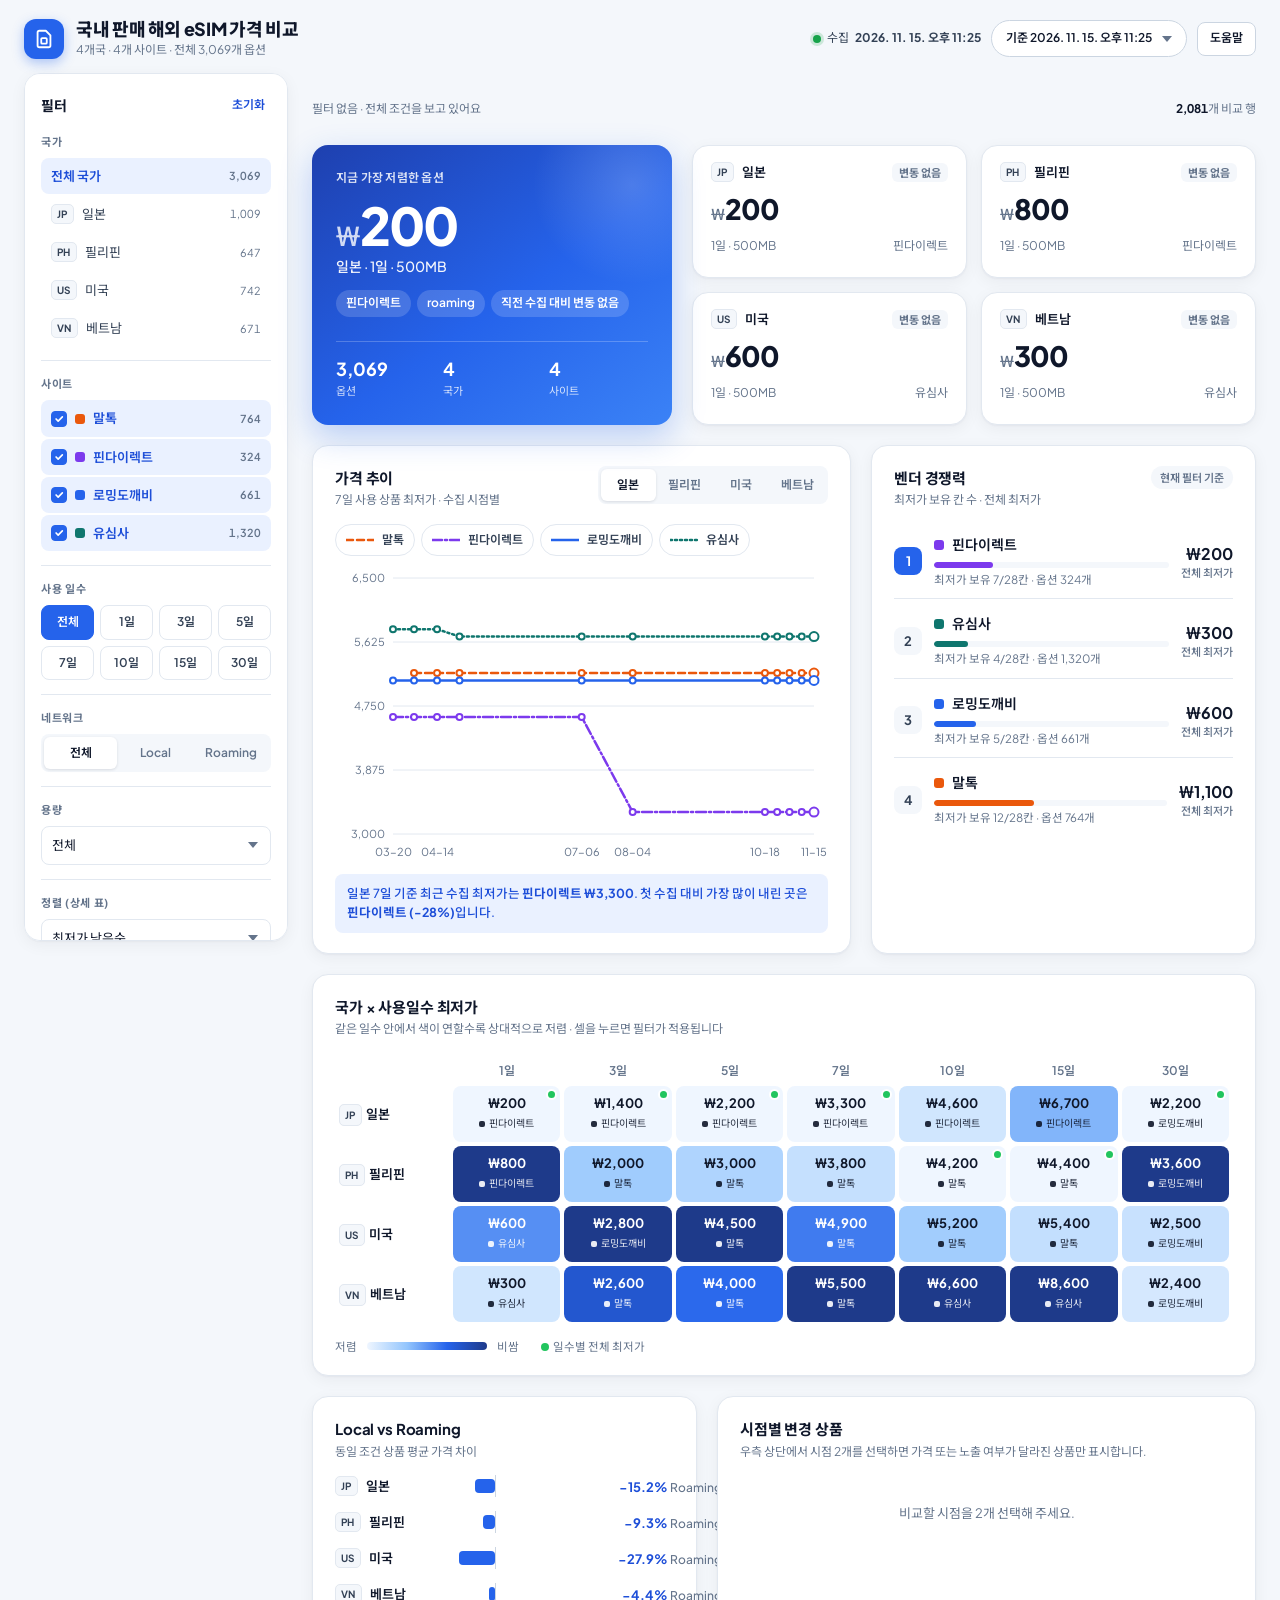
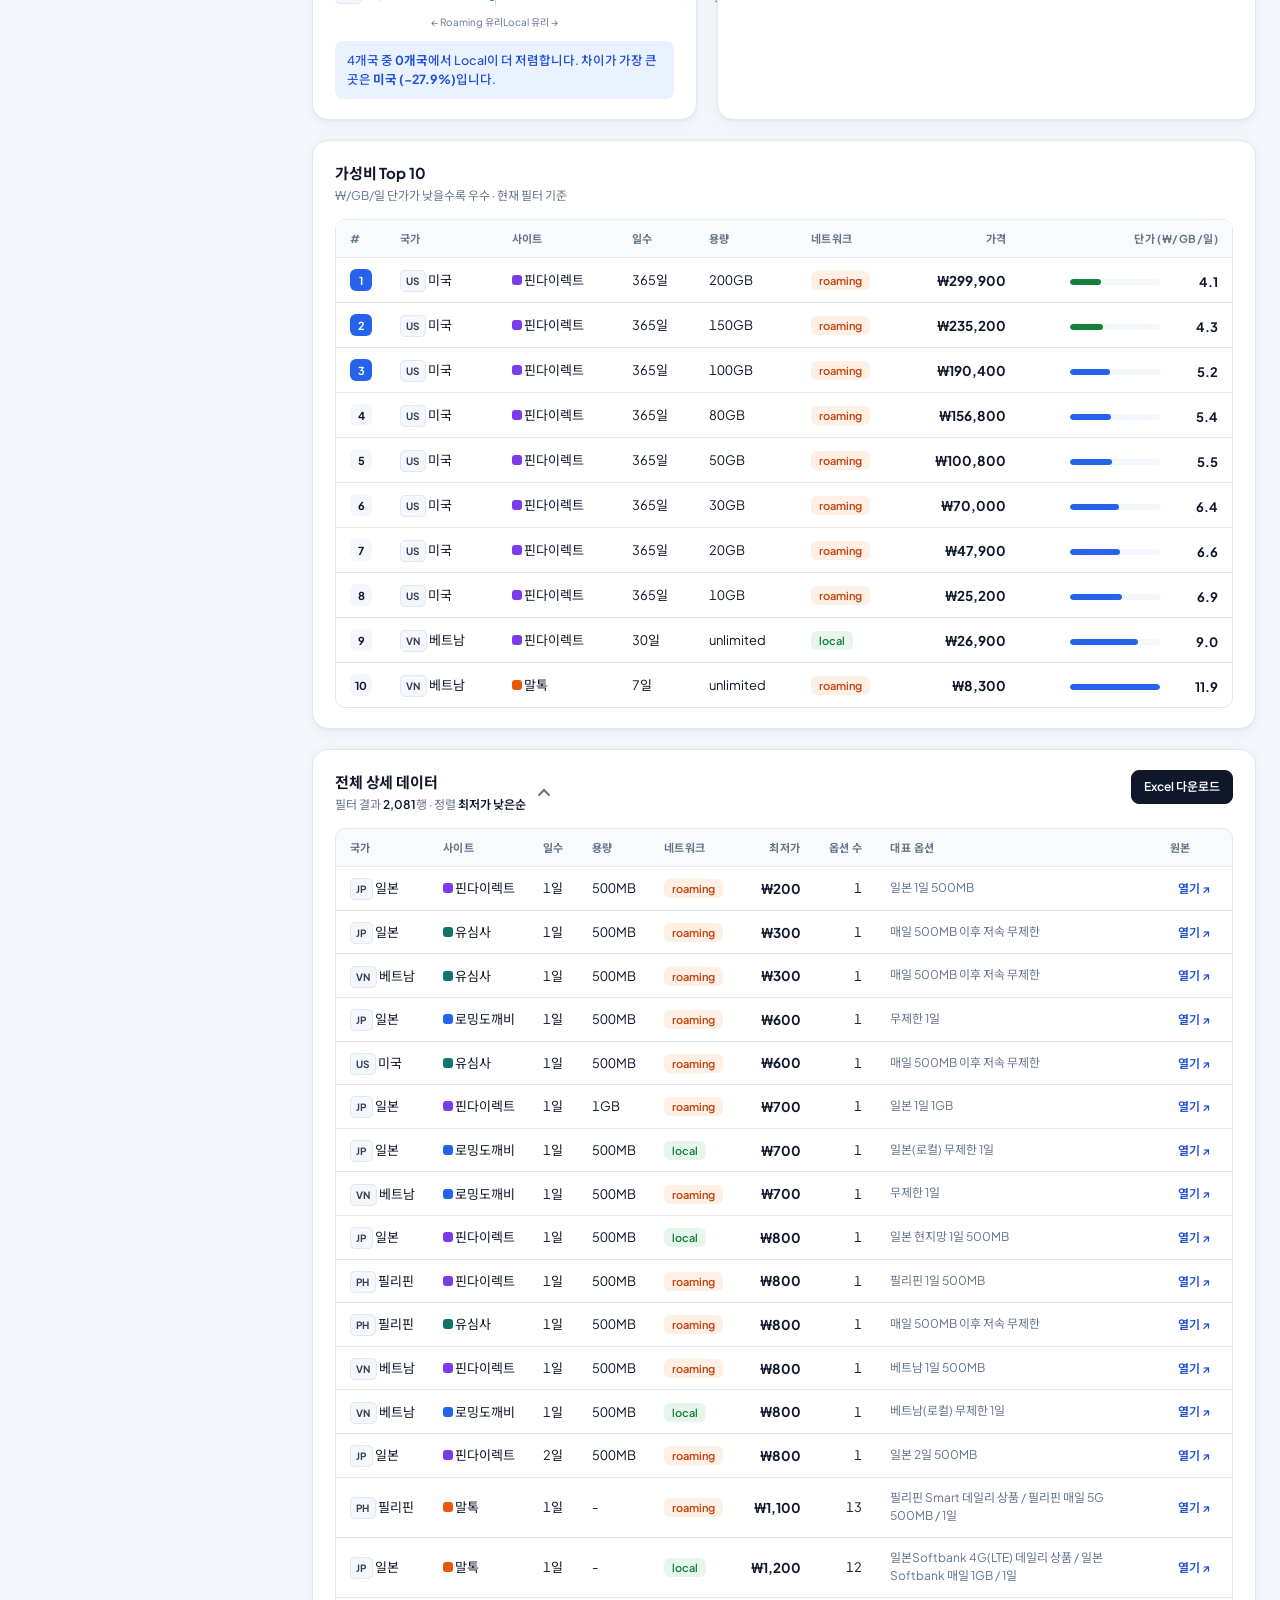
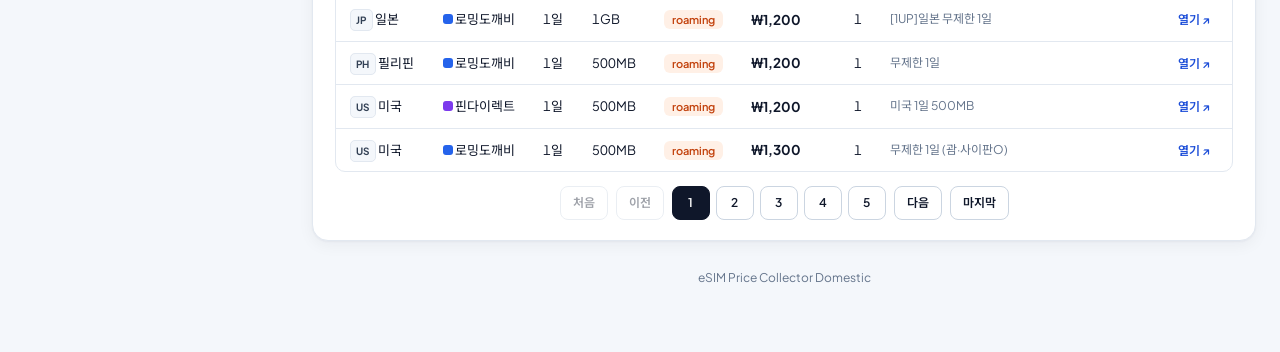
<file: dashboard/index.html>
<!DOCTYPE html>
<html lang="ko">
<head>
  <meta charset="UTF-8">
  <meta name="viewport" content="width=device-width, initial-scale=1.0">
  <title>국내 판매 해외 eSIM 가격 비교</title>
  <link rel="preconnect" href="https://fonts.googleapis.com">
  <link rel="preconnect" href="https://fonts.gstatic.com" crossorigin>
  <link href="https://fonts.googleapis.com/css2?family=Plus+Jakarta+Sans:wght@400;500;600;700;800&family=Noto+Sans+KR:wght@400;500;700&display=swap" rel="stylesheet">
  <link rel="stylesheet" href="./styles.css">
</head>
<body>

  <header class="top">
    <div class="brand">
      <div class="logo" aria-hidden="true">
        <svg width="22" height="22" viewBox="0 0 24 24" fill="none" stroke="#fff" stroke-width="2" stroke-linecap="round" stroke-linejoin="round"><path d="M7 3h7l5 5v11a2 2 0 0 1-2 2H7a2 2 0 0 1-2-2V5a2 2 0 0 1 2-2z"/><rect x="9" y="11" width="6" height="6" rx="1"/></svg>
      </div>
      <div>
        <h1>국내 판매 해외 eSIM 가격 비교</h1>
        <p><span id="kpi-countries">-</span>개국 · <span id="kpi-sites">-</span>개 사이트 · 전체 <span id="kpi-total">-</span>개 옵션</p>
      </div>
    </div>
    <div class="top-right">
      <span class="fresh"><i></i>수집 <strong id="last-collected">-</strong></span>
      <div class="snapshot-dropdown">
        <button id="snapshot-dropdown-button" class="snap-btn" type="button" aria-expanded="false" aria-controls="snapshot-dropdown-panel">
          <span id="snapshot-dropdown-label">시점 선택</span>
          <svg width="10" height="6" viewBox="0 0 10 6" aria-hidden="true"><path d="M0 0l5 6 5-6z" fill="currentColor"/></svg>
        </button>
        <div id="snapshot-dropdown-panel" class="snapshot-dropdown-panel" role="group" aria-label="비교 시점 선택" hidden>
          <p id="snapshot-selection-help" class="snapshot-help">최대 2개까지 체크 가능</p>
          <div id="snapshot-checklist" class="snapshot-checklist"></div>
        </div>
      </div>
      <button id="help-button" class="btn" type="button">도움말</button>
    </div>
  </header>

  <div class="app">
    <!-- Filter sidebar -->
    <aside class="side" id="side" aria-label="필터">
      <div class="side-head"><h2>필터</h2><button class="link" id="reset-filters" type="button">초기화</button></div>
      <div class="fgroup first"><h3>국가</h3><div class="opt-list" id="f-country"></div></div>
      <div class="fgroup"><h3>사이트</h3><div class="opt-list" id="f-site"></div></div>
      <div class="fgroup"><h3>사용 일수</h3><div class="chipgrid" id="f-days"></div></div>
      <div class="fgroup"><h3>네트워크</h3><div class="seg" id="f-net"></div></div>
      <div class="fgroup"><h3>용량</h3><select id="quota-filter" class="sel" aria-label="용량"></select></div>
      <div class="fgroup">
        <h3>정렬 (상세 표)</h3>
        <select id="sort-filter" class="sel" aria-label="정렬">
          <option value="price">최저가 낮은순</option>
          <option value="days">사용일수 낮은순</option>
          <option value="unit_price">가성비순 (₩/GB/일)</option>
          <option value="site">사이트명 순</option>
        </select>
      </div>
    </aside>

    <main class="main">
      <div>
        <button class="btn mobile-filter" id="mfilter" type="button" aria-expanded="false" aria-controls="side">
          <svg width="14" height="14" viewBox="0 0 24 24" fill="none" stroke="currentColor" stroke-width="2.2" stroke-linecap="round"><path d="M4 6h16M7 12h10M10 18h4"/></svg>
          필터 <span id="mcount"></span>
        </button>
      </div>
      <div class="active-bar" id="active"></div>

      <!-- 핵심 요약 -->
      <section class="hero" aria-label="핵심 요약">
        <div class="best" id="best"></div>
        <div class="ccards" id="ccards"></div>
      </section>

      <!-- 추이 + 벤더 -->
      <section class="grid2">
        <div class="card">
          <div class="card-h">
            <div><h2>가격 추이</h2><p>7일 사용 상품 최저가 · 수집 시점별</p></div>
            <div class="seg" id="t-country" style="min-width:230px"></div>
          </div>
          <div class="legend" id="legend"></div>
          <div id="trend"></div>
          <div class="insight" id="trend-insight"></div>
        </div>
        <div class="card">
          <div class="card-h">
            <div><h2>벤더 경쟁력</h2><p>최저가 보유 칸 수 · 전체 최저가</p></div>
            <span class="pill">현재 필터 기준</span>
          </div>
          <ol class="vend" id="vend"></ol>
        </div>
      </section>

      <!-- 히트맵 -->
      <section class="card">
        <div class="card-h">
          <div><h2>국가 × 사용일수 최저가</h2><p>같은 일수 안에서 색이 연할수록 상대적으로 저렴 · 셀을 누르면 필터가 적용됩니다</p></div>
        </div>
        <div class="tw flat"><table class="hm" id="hm"><thead><tr id="heatmap-head-row"></tr></thead><tbody id="heatmap-body"></tbody></table></div>
        <div class="hm-foot">
          <span>저렴</span><div class="ramp"></div><span>비쌈</span>
          <span class="hm-win"><i class="wdot"></i>일수별 전체 최저가</span>
        </div>
      </section>

      <!-- Local vs Roaming + 변경 상품 -->
      <section class="grid2 rev">
        <div class="card">
          <div class="card-h"><div><h2>Local vs Roaming</h2><p>동일 조건 상품 평균 가격 차이</p></div></div>
          <div class="prem" id="prem"></div>
          <div class="insight" id="prem-insight"></div>
        </div>
        <div class="card">
          <div class="card-h">
            <div><h2>시점별 변경 상품</h2><p id="snapshot-diff-meta">시점 2개를 선택하면 가격 또는 노출 여부가 달라진 상품만 표시합니다.</p></div>
            <span class="pill" id="diff-pill" hidden></span>
          </div>
          <div class="diffs" id="snapshot-diff-list"></div>
        </div>
      </section>

      <!-- 가성비 Top 10 -->
      <section class="card">
        <div class="card-h"><div><h2>가성비 Top 10</h2><p>₩/GB/일 단가가 낮을수록 우수 · 현재 필터 기준</p></div></div>
        <div class="tw">
          <table class="t">
            <thead>
              <tr><th style="width:48px">#</th><th>국가</th><th>사이트</th><th>일수</th><th>용량</th><th>네트워크</th><th class="r">가격</th><th class="r">단가 (₩/GB/일)</th></tr>
            </thead>
            <tbody id="value-table-body"></tbody>
          </table>
        </div>
      </section>

      <!-- 상세 -->
      <section class="card detail">
        <div class="card-h">
          <button id="detail-toggle" class="dtoggle open" type="button" aria-expanded="true" aria-controls="detail-body">
            <span><span class="h2">전체 상세 데이터</span><span class="sub">필터 결과 <strong id="detail-count">-</strong>행 · 정렬 <strong id="detail-sort-label">-</strong></span></span>
            <svg class="arrow" width="12" height="8" viewBox="0 0 12 8" aria-hidden="true"><path d="M1 1l5 5 5-5" fill="none" stroke="currentColor" stroke-width="2" stroke-linecap="round"/></svg>
          </button>
          <button id="download-csv" class="btn primary" type="button">Excel 다운로드</button>
        </div>
        <div id="detail-body">
          <div class="tw">
            <table class="t">
              <thead>
                <tr><th>국가</th><th>사이트</th><th>일수</th><th>용량</th><th>네트워크</th><th class="r">최저가</th><th class="r">옵션 수</th><th>대표 옵션</th><th>원본</th></tr>
              </thead>
              <tbody id="comparison-body"></tbody>
            </table>
          </div>
          <div class="table-pagination">
            <button id="page-first" class="btn" type="button">처음</button>
            <button id="page-prev" class="btn" type="button">이전</button>
            <div id="page-numbers" class="page-numbers"></div>
            <button id="page-next" class="btn" type="button">다음</button>
            <button id="page-last" class="btn" type="button">마지막</button>
          </div>
        </div>
      </section>

      <div class="foot">eSIM Price Collector Domestic</div>
    </main>
  </div>

  <!-- Help Modal -->
  <div id="help-modal" class="modal-shell" hidden>
    <div id="help-overlay" class="modal-overlay"></div>
    <section class="modal-dialog" role="dialog" aria-modal="true" aria-labelledby="help-title">
      <div class="modal-header">
        <div>
          <p class="kicker">Guide</p>
          <h2 id="help-title">대시보드 도움말</h2>
        </div>
        <button id="help-close" class="btn" type="button" aria-label="도움말 닫기">닫기</button>
      </div>
      <div class="modal-body">
        <article class="help-block">
          <h3>필터 사용법</h3>
          <p>좌측 필터에서 국가·사이트(다중 선택)·일수·네트워크·용량을 고르면 모든 섹션에 공통 적용됩니다. 적용된 필터는 상단 칩으로 표시되며 × 로 하나씩 해제할 수 있습니다.</p>
        </article>
        <article class="help-block">
          <h3>핵심 요약</h3>
          <p>가장 저렴한 옵션과 국가별 최저가를 보여줍니다. 변동률은 직전 수집 시점 대비이며, 국가 카드를 누르면 해당 국가로 필터가 설정됩니다.</p>
        </article>
        <article class="help-block">
          <h3>가격 추이</h3>
          <p>수집 시점별 7일 사용 상품의 사이트별 최저가 변화입니다. 범례를 눌러 사이트를 켜고 끌 수 있습니다.</p>
        </article>
        <article class="help-block">
          <h3>벤더 경쟁력</h3>
          <p>국가 × 일수 칸 중 해당 사이트가 최저가를 차지한 칸 수와 전체 최저가를 비교합니다.</p>
        </article>
        <article class="help-block">
          <h3>히트맵</h3>
          <p>국가별 일수 구간의 최저가입니다. 같은 일수 안에서 색이 연할수록 저렴하고, 초록 점은 해당 일수의 전체 최저가입니다. 셀을 누르면 해당 조건으로 필터가 연결됩니다.</p>
        </article>
        <article class="help-block">
          <h3>Local vs Roaming</h3>
          <p>국가별로 동일 조건 상품의 Local과 Roaming 평균 가격 차이를 비교합니다. 오른쪽 막대는 Roaming이 더 비싸다는 뜻입니다.</p>
        </article>
        <article class="help-block">
          <h3>가성비 Top 10</h3>
          <p>₩/GB/일 단가가 가장 낮은 상위 10개 옵션입니다. 무제한 상품은 100GB로 가정해 계산합니다.</p>
        </article>
        <article class="help-block">
          <h3>시점 비교</h3>
          <p>우측 상단 시점 선택기에서 2개를 체크하면, 가격이 달라졌거나 한쪽에만 존재하는 상품을 변경 상품 섹션에서 확인할 수 있습니다.</p>
        </article>
        <article class="help-block">
          <h3>상세 데이터</h3>
          <p>필터링된 전체 비교 행을 표로 확인하고 Excel(CSV)로 내려받을 수 있습니다.</p>
        </article>
      </div>
    </section>
  </div>

  <script src="./app.js" defer></script>
</body>
</html>
</file>
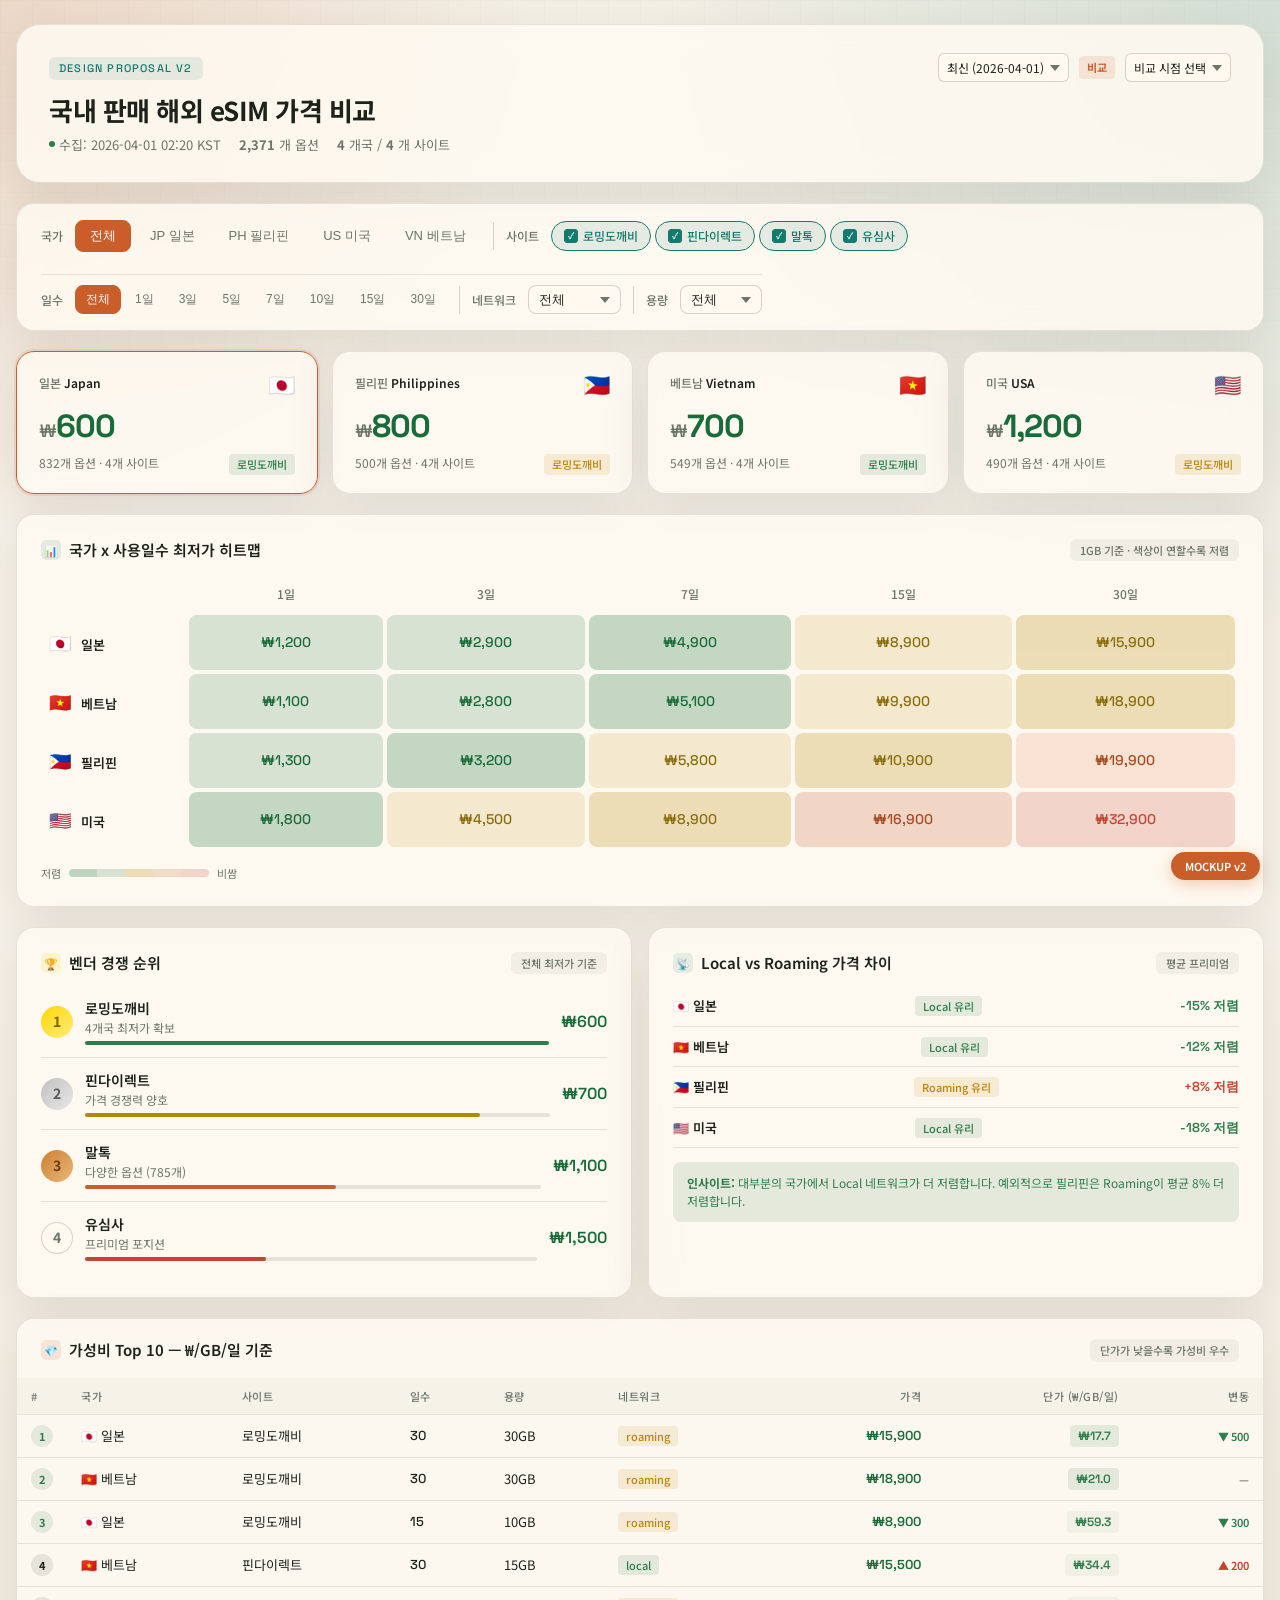
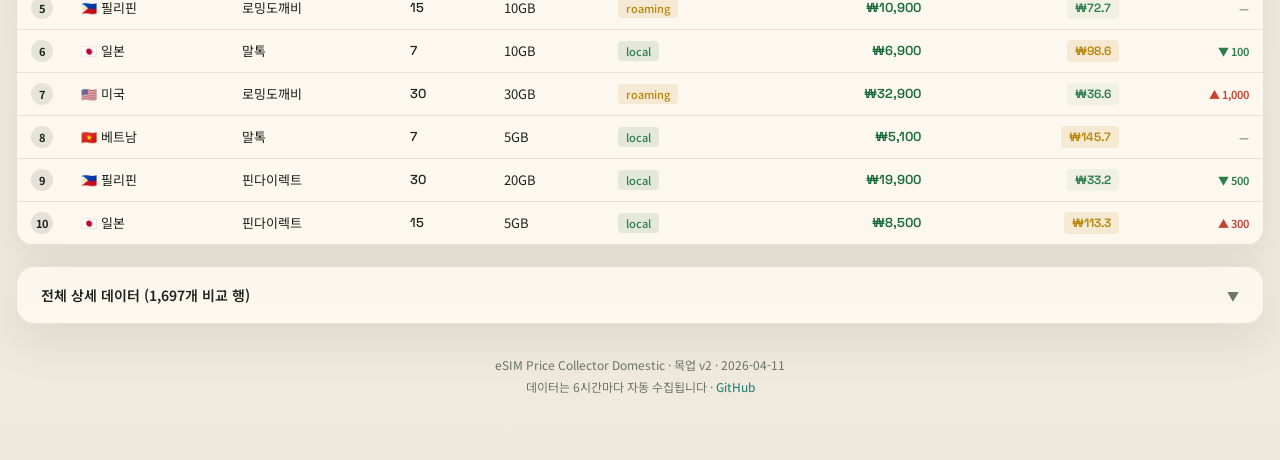
<file: docs/dashboard-redesign-mockup.html>
<!DOCTYPE html>
<html lang="ko">
<head>
  <meta charset="UTF-8">
  <meta name="viewport" content="width=device-width, initial-scale=1.0">
  <title>eSIM 대시보드 리디자인 목업</title>
  <link rel="preconnect" href="https://fonts.googleapis.com">
  <link rel="preconnect" href="https://fonts.gstatic.com" crossorigin>
  <link href="https://fonts.googleapis.com/css2?family=Space+Grotesk:wght@400;500;700&family=IBM+Plex+Mono:wght@400;500&family=Noto+Sans+KR:wght@400;500;700&display=swap" rel="stylesheet">
  <style>
    :root {
      --bg: #f3efe5;
      --paper: rgba(255, 250, 242, 0.82);
      --paper-strong: #fff9f0;
      --line: rgba(28, 35, 26, 0.10);
      --line-strong: rgba(28, 35, 26, 0.18);
      --text: #1c231a;
      --muted: #6b7568;
      --highlight: #c95e2a;
      --highlight-soft: rgba(201, 94, 42, 0.12);
      --green: #2f7d4d;
      --green-soft: rgba(47, 125, 77, 0.12);
      --green-strong: #1a6b3a;
      --amber: #b8860b;
      --amber-soft: rgba(184, 134, 11, 0.12);
      --red: #c44332;
      --red-soft: rgba(196, 67, 50, 0.10);
      --teal: #157a6e;
      --teal-soft: rgba(21, 122, 110, 0.10);
      --shadow: 0 16px 48px rgba(47, 38, 22, 0.10);
      --radius-xl: 24px;
      --radius-lg: 18px;
      --radius-md: 12px;
      --radius-sm: 8px;
    }

    * { box-sizing: border-box; margin: 0; padding: 0; }

    html { scroll-behavior: smooth; }

    body {
      min-height: 100vh;
      font-family: "Noto Sans KR", "Space Grotesk", sans-serif;
      color: var(--text);
      background:
        radial-gradient(circle at top left, rgba(201, 94, 42, 0.16), transparent 22%),
        radial-gradient(circle at top right, rgba(21, 122, 110, 0.14), transparent 26%),
        linear-gradient(180deg, var(--bg), #f7f2e9 40%, #efe9dd 100%);
      line-height: 1.5;
    }

    body::before {
      content: "";
      position: fixed;
      inset: 0;
      pointer-events: none;
      background-image:
        linear-gradient(rgba(28, 35, 26, 0.025) 1px, transparent 1px),
        linear-gradient(90deg, rgba(28, 35, 26, 0.025) 1px, transparent 1px);
      background-size: 32px 32px;
      mask-image: linear-gradient(180deg, rgba(0, 0, 0, 0.45), transparent 85%);
    }

    .page {
      width: min(1380px, calc(100% - 32px));
      margin: 0 auto;
      padding: 24px 0 64px;
    }

    /* ── Hero ─────────────────────────────── */
    .hero {
      background: var(--paper);
      border: 1px solid var(--line);
      border-radius: var(--radius-xl);
      padding: 28px 32px;
      backdrop-filter: blur(14px);
      box-shadow: var(--shadow);
      margin-bottom: 20px;
    }

    .hero-eyebrow {
      font-family: "Space Grotesk", sans-serif;
      font-size: 11px;
      font-weight: 500;
      letter-spacing: 1.2px;
      text-transform: uppercase;
      color: var(--teal);
      background: var(--teal-soft);
      display: inline-block;
      padding: 3px 10px;
      border-radius: 6px;
      margin-bottom: 10px;
    }

    .hero h1 {
      font-size: 26px;
      font-weight: 700;
      letter-spacing: -0.5px;
      margin-bottom: 6px;
    }

    .hero-meta {
      display: flex;
      gap: 18px;
      font-size: 13px;
      color: var(--muted);
      flex-wrap: wrap;
    }

    .hero-meta span {
      display: inline-flex;
      align-items: center;
      gap: 4px;
    }

    .hero-meta .dot {
      width: 6px; height: 6px;
      border-radius: 50%;
      display: inline-block;
    }

    .dot-green { background: var(--green); }
    .dot-amber { background: var(--amber); }

    /* ── Filter Bar ───────────────────────── */
    .filter-bar {
      background: var(--paper);
      border: 1px solid var(--line);
      border-radius: var(--radius-lg);
      padding: 16px 24px;
      backdrop-filter: blur(14px);
      box-shadow: var(--shadow);
      margin-bottom: 20px;
      display: flex;
      align-items: center;
      gap: 12px;
      flex-wrap: wrap;
    }

    .filter-label {
      font-size: 12px;
      font-weight: 500;
      color: var(--muted);
      white-space: nowrap;
    }

    .country-tabs {
      display: flex;
      gap: 4px;
    }

    .country-tab {
      font-size: 13px;
      font-weight: 500;
      padding: 6px 14px;
      border-radius: var(--radius-sm);
      border: 1px solid transparent;
      background: transparent;
      color: var(--muted);
      cursor: pointer;
      transition: all 0.15s;
    }

    .country-tab:hover { background: var(--highlight-soft); color: var(--highlight); }
    .country-tab.active {
      background: var(--highlight);
      color: #fff;
      border-color: var(--highlight);
    }

    .filter-divider {
      width: 1px;
      height: 28px;
      background: var(--line-strong);
    }

    .filter-select {
      font-size: 13px;
      padding: 6px 28px 6px 10px;
      border-radius: var(--radius-sm);
      border: 1px solid var(--line-strong);
      background: var(--paper-strong);
      color: var(--text);
      cursor: pointer;
      appearance: none;
      background-image: url("data:image/svg+xml,%3Csvg xmlns='http://www.w3.org/2000/svg' width='10' height='6'%3E%3Cpath d='M0 0l5 6 5-6z' fill='%236b7568'/%3E%3C/svg%3E");
      background-repeat: no-repeat;
      background-position: right 10px center;
    }

    /* ── Site Checkbox Filter ─────────────── */
    .site-checkboxes {
      display: flex;
      gap: 4px;
      flex-wrap: wrap;
    }

    .site-chip {
      display: inline-flex;
      align-items: center;
      gap: 5px;
      font-size: 12px;
      font-weight: 500;
      padding: 5px 12px;
      border-radius: 20px;
      border: 1px solid var(--line-strong);
      background: var(--paper-strong);
      color: var(--muted);
      cursor: pointer;
      transition: all 0.15s;
      user-select: none;
    }

    .site-chip:hover { border-color: var(--teal); color: var(--teal); }

    .site-chip.active {
      background: var(--teal-soft);
      border-color: var(--teal);
      color: var(--teal);
    }

    .site-chip input[type="checkbox"] {
      display: none;
    }

    .site-chip .chip-check {
      width: 14px;
      height: 14px;
      border-radius: 3px;
      border: 1.5px solid var(--line-strong);
      display: inline-flex;
      align-items: center;
      justify-content: center;
      font-size: 9px;
      transition: all 0.15s;
    }

    .site-chip.active .chip-check {
      background: var(--teal);
      border-color: var(--teal);
      color: #fff;
    }

    /* ── Days Button Group ─────────────────── */
    .days-group {
      display: flex;
      gap: 3px;
    }

    .days-btn {
      font-size: 12px;
      font-weight: 500;
      padding: 5px 10px;
      border-radius: var(--radius-sm);
      border: 1px solid transparent;
      background: transparent;
      color: var(--muted);
      cursor: pointer;
      transition: all 0.15s;
    }

    .days-btn:hover { background: var(--highlight-soft); color: var(--highlight); }
    .days-btn.active {
      background: var(--highlight);
      color: #fff;
      border-color: var(--highlight);
    }

    /* ── Filter Row ────────────────────────── */
    .filter-row {
      display: flex;
      align-items: center;
      gap: 12px;
      flex-wrap: wrap;
    }

    .filter-row + .filter-row {
      margin-top: 10px;
      padding-top: 10px;
      border-top: 1px solid var(--line);
    }

    /* ── Summary Cards ────────────────────── */
    .summary-grid {
      display: grid;
      grid-template-columns: repeat(4, 1fr);
      gap: 14px;
      margin-bottom: 20px;
    }

    @media (max-width: 900px) {
      .summary-grid { grid-template-columns: repeat(2, 1fr); }
    }

    .summary-card {
      background: var(--paper);
      border: 1px solid var(--line);
      border-radius: var(--radius-lg);
      padding: 20px 22px 18px;
      backdrop-filter: blur(14px);
      box-shadow: var(--shadow);
      cursor: pointer;
      transition: transform 0.15s, box-shadow 0.15s;
      position: relative;
      overflow: hidden;
    }

    .summary-card:hover {
      transform: translateY(-2px);
      box-shadow: 0 20px 56px rgba(47, 38, 22, 0.14);
    }

    .summary-card.selected {
      border-color: var(--highlight);
      box-shadow: 0 0 0 2px var(--highlight-soft), var(--shadow);
    }

    .card-country {
      font-size: 12px;
      font-weight: 500;
      color: var(--muted);
      margin-bottom: 8px;
      display: flex;
      justify-content: space-between;
      align-items: center;
    }

    .card-flag {
      font-size: 22px;
      line-height: 1;
    }

    .card-price {
      font-family: "Space Grotesk", sans-serif;
      font-size: 32px;
      font-weight: 700;
      letter-spacing: -1px;
      color: var(--green-strong);
      margin-bottom: 4px;
    }

    .card-price .won {
      font-size: 18px;
      font-weight: 500;
      color: var(--muted);
    }

    .card-detail {
      font-size: 12px;
      color: var(--muted);
      display: flex;
      justify-content: space-between;
      gap: 8px;
    }

    .card-badge {
      font-size: 11px;
      font-weight: 500;
      padding: 2px 8px;
      border-radius: 4px;
      background: var(--green-soft);
      color: var(--green);
    }

    /* ── Section Headers ──────────────────── */
    .section-header {
      display: flex;
      align-items: center;
      justify-content: space-between;
      margin-bottom: 12px;
    }

    .section-title {
      font-size: 15px;
      font-weight: 600;
      display: flex;
      align-items: center;
      gap: 8px;
    }

    .section-title .icon {
      width: 20px;
      height: 20px;
      border-radius: 5px;
      display: inline-flex;
      align-items: center;
      justify-content: center;
      font-size: 11px;
    }

    .section-tag {
      font-size: 11px;
      font-weight: 500;
      padding: 3px 10px;
      border-radius: 6px;
      color: var(--muted);
      background: rgba(28, 35, 26, 0.05);
    }

    /* ── Heatmap ──────────────────────────── */
    .heatmap-panel {
      background: var(--paper);
      border: 1px solid var(--line);
      border-radius: var(--radius-lg);
      padding: 24px;
      backdrop-filter: blur(14px);
      box-shadow: var(--shadow);
      margin-bottom: 20px;
    }

    .heatmap-table {
      width: 100%;
      border-collapse: separate;
      border-spacing: 4px;
    }

    .heatmap-table th {
      font-size: 12px;
      font-weight: 500;
      color: var(--muted);
      padding: 8px 12px;
      text-align: center;
    }

    .heatmap-table th:first-child {
      text-align: left;
    }

    .heatmap-table td {
      text-align: center;
      padding: 14px 12px;
      border-radius: var(--radius-sm);
      font-family: "Space Grotesk", "IBM Plex Mono", monospace;
      font-size: 14px;
      font-weight: 500;
      transition: transform 0.1s;
      position: relative;
    }

    .heatmap-table td:hover {
      transform: scale(1.05);
      z-index: 1;
    }

    .heatmap-table .row-label {
      text-align: left;
      font-family: "Noto Sans KR", sans-serif;
      font-weight: 600;
      font-size: 13px;
      background: transparent !important;
      padding-left: 4px;
    }

    .heatmap-table .row-label .flag {
      font-size: 18px;
      margin-right: 6px;
    }

    /* 히트맵 색상 클래스 */
    .hm-1 { background: rgba(47, 125, 77, 0.18); color: var(--green-strong); }
    .hm-2 { background: rgba(47, 125, 77, 0.28); color: var(--green-strong); }
    .hm-3 { background: rgba(184, 134, 11, 0.15); color: #8a6d0b; }
    .hm-4 { background: rgba(184, 134, 11, 0.25); color: #8a6d0b; }
    .hm-5 { background: rgba(201, 94, 42, 0.14); color: #a44a1f; }
    .hm-6 { background: rgba(201, 94, 42, 0.22); color: #a44a1f; }
    .hm-7 { background: rgba(196, 67, 50, 0.12); color: var(--red); }
    .hm-8 { background: rgba(196, 67, 50, 0.20); color: var(--red); }

    .heatmap-legend {
      display: flex;
      align-items: center;
      gap: 8px;
      margin-top: 14px;
      font-size: 11px;
      color: var(--muted);
    }

    .legend-bar {
      display: flex;
      height: 8px;
      width: 140px;
      border-radius: 4px;
      overflow: hidden;
    }

    .legend-bar span {
      flex: 1;
    }

    .legend-bar .lb-1 { background: rgba(47, 125, 77, 0.30); }
    .legend-bar .lb-2 { background: rgba(47, 125, 77, 0.18); }
    .legend-bar .lb-3 { background: rgba(184, 134, 11, 0.25); }
    .legend-bar .lb-4 { background: rgba(201, 94, 42, 0.20); }
    .legend-bar .lb-5 { background: rgba(196, 67, 50, 0.20); }

    /* ── Two Column Section ───────────────── */
    .two-col {
      display: grid;
      grid-template-columns: 1fr 1fr;
      gap: 16px;
      margin-bottom: 20px;
    }

    @media (max-width: 900px) {
      .two-col { grid-template-columns: 1fr; }
    }

    .panel {
      background: var(--paper);
      border: 1px solid var(--line);
      border-radius: var(--radius-lg);
      padding: 24px;
      backdrop-filter: blur(14px);
      box-shadow: var(--shadow);
    }

    /* ── Vendor Ranking ───────────────────── */
    .rank-list {
      list-style: none;
    }

    .rank-item {
      display: flex;
      align-items: center;
      gap: 12px;
      padding: 12px 0;
      border-bottom: 1px solid var(--line);
    }

    .rank-item:last-child { border-bottom: none; }

    .rank-medal {
      width: 32px;
      height: 32px;
      border-radius: 50%;
      display: flex;
      align-items: center;
      justify-content: center;
      font-size: 14px;
      font-weight: 700;
      flex-shrink: 0;
    }

    .medal-1 { background: linear-gradient(135deg, #ffd700, #ffec80); color: #7a6200; }
    .medal-2 { background: linear-gradient(135deg, #c0c0c0, #e8e8e8); color: #5a5a5a; }
    .medal-3 { background: linear-gradient(135deg, #cd7f32, #e8b87a); color: #6b3f10; }
    .medal-4 { background: var(--paper-strong); color: var(--muted); border: 1px solid var(--line-strong); }

    .rank-info {
      flex: 1;
      min-width: 0;
    }

    .rank-name {
      font-size: 14px;
      font-weight: 600;
    }

    .rank-sub {
      font-size: 12px;
      color: var(--muted);
    }

    .rank-price {
      font-family: "Space Grotesk", sans-serif;
      font-size: 16px;
      font-weight: 600;
      color: var(--green-strong);
      white-space: nowrap;
    }

    .rank-bar-bg {
      width: 100%;
      height: 4px;
      background: var(--line);
      border-radius: 2px;
      margin-top: 4px;
    }

    .rank-bar {
      height: 100%;
      border-radius: 2px;
      background: var(--green);
    }

    /* ── Premium Analysis ─────────────────── */
    .premium-row {
      display: flex;
      align-items: center;
      justify-content: space-between;
      padding: 10px 0;
      border-bottom: 1px solid var(--line);
      font-size: 13px;
    }

    .premium-row:last-child { border-bottom: none; }

    .premium-country {
      font-weight: 600;
      display: flex;
      align-items: center;
      gap: 6px;
    }

    .premium-badge {
      font-size: 11px;
      font-weight: 500;
      padding: 2px 8px;
      border-radius: 4px;
    }

    .badge-local {
      background: var(--green-soft);
      color: var(--green);
    }

    .badge-roaming {
      background: var(--amber-soft);
      color: var(--amber);
    }

    .premium-diff {
      font-family: "Space Grotesk", sans-serif;
      font-weight: 600;
    }

    .diff-negative { color: var(--green); }
    .diff-positive { color: var(--red); }

    /* ── Value Table ──────────────────────── */
    .value-table-panel {
      background: var(--paper);
      border: 1px solid var(--line);
      border-radius: var(--radius-lg);
      backdrop-filter: blur(14px);
      box-shadow: var(--shadow);
      margin-bottom: 20px;
      overflow: hidden;
    }

    .value-table-header {
      padding: 20px 24px 16px;
      display: flex;
      align-items: center;
      justify-content: space-between;
    }

    .data-table {
      width: 100%;
      border-collapse: collapse;
      font-size: 13px;
    }

    .data-table thead th {
      font-size: 11px;
      font-weight: 500;
      text-transform: uppercase;
      letter-spacing: 0.5px;
      color: var(--muted);
      padding: 10px 14px;
      text-align: left;
      background: rgba(28, 35, 26, 0.03);
      border-bottom: 1px solid var(--line);
      position: sticky;
      top: 0;
    }

    .data-table tbody tr {
      border-bottom: 1px solid var(--line);
      transition: background 0.1s;
    }

    .data-table tbody tr:hover { background: rgba(201, 94, 42, 0.04); }

    .data-table td {
      padding: 10px 14px;
    }

    .data-table .mono {
      font-family: "Space Grotesk", "IBM Plex Mono", monospace;
      font-weight: 500;
    }

    .data-table .price-cell {
      font-family: "Space Grotesk", sans-serif;
      font-weight: 600;
      color: var(--green-strong);
    }

    .data-table .unit-price {
      font-family: "Space Grotesk", sans-serif;
      font-weight: 600;
      font-size: 12px;
      padding: 2px 8px;
      border-radius: 4px;
      display: inline-block;
    }

    .unit-best { background: var(--green-soft); color: var(--green); }
    .unit-good { background: rgba(47, 125, 77, 0.06); color: var(--green); }
    .unit-mid  { background: var(--amber-soft); color: var(--amber); }
    .unit-exp  { background: var(--red-soft); color: var(--red); }

    .rank-num {
      width: 22px;
      height: 22px;
      border-radius: 50%;
      display: inline-flex;
      align-items: center;
      justify-content: center;
      font-size: 11px;
      font-weight: 700;
      background: var(--line);
      color: var(--text);
    }

    .rank-top .rank-num {
      background: var(--green-soft);
      color: var(--green);
    }

    /* ── Detail Table (Collapsible) ───────── */
    .detail-section {
      background: var(--paper);
      border: 1px solid var(--line);
      border-radius: var(--radius-lg);
      backdrop-filter: blur(14px);
      box-shadow: var(--shadow);
      overflow: hidden;
    }

    .detail-toggle {
      width: 100%;
      display: flex;
      align-items: center;
      justify-content: space-between;
      padding: 18px 24px;
      border: none;
      background: transparent;
      cursor: pointer;
      font-size: 14px;
      font-weight: 600;
      color: var(--text);
      font-family: inherit;
    }

    .detail-toggle:hover { background: rgba(28, 35, 26, 0.02); }

    .detail-toggle .arrow {
      transition: transform 0.2s;
      font-size: 12px;
      color: var(--muted);
    }

    .detail-toggle.open .arrow { transform: rotate(180deg); }

    .detail-body {
      max-height: 0;
      overflow: hidden;
      transition: max-height 0.3s ease;
    }

    .detail-body.open {
      max-height: 600px;
    }

    .detail-inner {
      padding: 0 24px 20px;
    }

    .detail-stats {
      display: flex;
      gap: 16px;
      margin-bottom: 14px;
      font-size: 12px;
      color: var(--muted);
    }

    .detail-stats strong {
      color: var(--text);
      font-weight: 600;
    }

    /* ── Footer ───────────────────────────── */
    .footer {
      text-align: center;
      margin-top: 32px;
      font-size: 12px;
      color: var(--muted);
    }

    .footer a { color: var(--teal); text-decoration: none; }
    .footer a:hover { text-decoration: underline; }

    /* ── Tooltip ──────────────────────────── */
    .tooltip-demo {
      position: relative;
    }

    .tooltip-demo::after {
      content: attr(data-tip);
      position: absolute;
      bottom: calc(100% + 8px);
      left: 50%;
      transform: translateX(-50%);
      background: var(--text);
      color: #fff;
      font-size: 11px;
      padding: 5px 10px;
      border-radius: 6px;
      white-space: nowrap;
      opacity: 0;
      pointer-events: none;
      transition: opacity 0.15s;
      z-index: 10;
    }

    .tooltip-demo:hover::after { opacity: 1; }

    /* ── Snapshot Compare Bar ─────────────── */
    .snapshot-bar {
      display: flex;
      align-items: center;
      gap: 10px;
      margin-left: auto;
    }

    .snapshot-select {
      font-size: 12px;
      padding: 5px 24px 5px 8px;
      border-radius: 6px;
      border: 1px solid var(--line-strong);
      background: var(--paper-strong);
      color: var(--text);
      font-family: inherit;
      cursor: pointer;
      appearance: none;
      background-image: url("data:image/svg+xml,%3Csvg xmlns='http://www.w3.org/2000/svg' width='10' height='6'%3E%3Cpath d='M0 0l5 6 5-6z' fill='%236b7568'/%3E%3C/svg%3E");
      background-repeat: no-repeat;
      background-position: right 8px center;
    }

    .vs-badge {
      font-size: 11px;
      font-weight: 700;
      color: var(--highlight);
      background: var(--highlight-soft);
      padding: 3px 8px;
      border-radius: 4px;
    }

    /* ── Price Change Indicator ───────────── */
    .price-change {
      font-size: 11px;
      font-weight: 600;
      display: inline-flex;
      align-items: center;
      gap: 2px;
    }

    .change-down { color: var(--green); }
    .change-up { color: var(--red); }
    .change-same { color: var(--muted); }

    /* ── Mockup Badge ─────────────────────── */
    .mockup-badge {
      position: fixed;
      bottom: 20px;
      right: 20px;
      background: var(--highlight);
      color: #fff;
      font-size: 11px;
      font-weight: 600;
      padding: 6px 14px;
      border-radius: 20px;
      box-shadow: 0 4px 16px rgba(201, 94, 42, 0.3);
      z-index: 100;
    }
  </style>
</head>
<body>
  <div class="page">

    <!-- ═══ Hero ═══ -->
    <header class="hero">
      <div style="display:flex; justify-content:space-between; align-items:flex-start; flex-wrap:wrap; gap:16px;">
        <div>
          <span class="hero-eyebrow">Design Proposal v2</span>
          <h1>국내 판매 해외 eSIM 가격 비교</h1>
          <div class="hero-meta">
            <span><span class="dot dot-green"></span> 수집: 2026-04-01 02:20 KST</span>
            <span><strong>2,371</strong>개 옵션</span>
            <span><strong>4</strong>개국 / <strong>4</strong>개 사이트</span>
          </div>
        </div>
        <div class="snapshot-bar">
          <select class="snapshot-select">
            <option>최신 (2026-04-01)</option>
            <option>2026-03-20</option>
          </select>
          <span class="vs-badge">비교</span>
          <select class="snapshot-select">
            <option>비교 시점 선택</option>
            <option>2026-03-20</option>
          </select>
        </div>
      </div>
    </header>

    <!-- ═══ Filter Bar ═══ -->
    <div class="filter-bar">
      <!-- 1행: 국가 + 사이트 -->
      <div class="filter-row">
        <span class="filter-label">국가</span>
        <div class="country-tabs">
          <button class="country-tab active">전체</button>
          <button class="country-tab">JP 일본</button>
          <button class="country-tab">PH 필리핀</button>
          <button class="country-tab">US 미국</button>
          <button class="country-tab">VN 베트남</button>
        </div>
        <div class="filter-divider"></div>
        <span class="filter-label">사이트</span>
        <div class="site-checkboxes">
          <label class="site-chip active" onclick="this.classList.toggle('active')">
            <input type="checkbox" checked>
            <span class="chip-check">&#10003;</span>
            로밍도깨비
          </label>
          <label class="site-chip active" onclick="this.classList.toggle('active')">
            <input type="checkbox" checked>
            <span class="chip-check">&#10003;</span>
            핀다이렉트
          </label>
          <label class="site-chip active" onclick="this.classList.toggle('active')">
            <input type="checkbox" checked>
            <span class="chip-check">&#10003;</span>
            말톡
          </label>
          <label class="site-chip active" onclick="this.classList.toggle('active')">
            <input type="checkbox" checked>
            <span class="chip-check">&#10003;</span>
            유심사
          </label>
        </div>
      </div>
      <!-- 2행: 일수 + 네트워크 + 용량 -->
      <div class="filter-row">
        <span class="filter-label">일수</span>
        <div class="days-group">
          <button class="days-btn active">전체</button>
          <button class="days-btn">1일</button>
          <button class="days-btn">3일</button>
          <button class="days-btn">5일</button>
          <button class="days-btn">7일</button>
          <button class="days-btn">10일</button>
          <button class="days-btn">15일</button>
          <button class="days-btn">30일</button>
        </div>
        <div class="filter-divider"></div>
        <span class="filter-label">네트워크</span>
        <select class="filter-select">
          <option>전체</option>
          <option>Local</option>
          <option>Roaming</option>
        </select>
        <div class="filter-divider"></div>
        <span class="filter-label">용량</span>
        <select class="filter-select">
          <option>전체</option>
          <option>500MB</option>
          <option>1GB</option>
          <option>2GB</option>
          <option>3GB</option>
          <option>5GB</option>
          <option>10GB</option>
          <option>무제한</option>
        </select>
      </div>
    </div>

    <!-- ═══ Summary Cards ═══ -->
    <div class="summary-grid">
      <div class="summary-card selected">
        <div class="card-country">
          <span>일본 <span style="color:var(--text);font-weight:600;">Japan</span></span>
          <span class="card-flag">🇯🇵</span>
        </div>
        <div class="card-price"><span class="won">₩</span>600</div>
        <div class="card-detail">
          <span>832개 옵션 · 4개 사이트</span>
          <span class="card-badge">로밍도깨비</span>
        </div>
      </div>
      <div class="summary-card">
        <div class="card-country">
          <span>필리핀 <span style="color:var(--text);font-weight:600;">Philippines</span></span>
          <span class="card-flag">🇵🇭</span>
        </div>
        <div class="card-price"><span class="won">₩</span>800</div>
        <div class="card-detail">
          <span>500개 옵션 · 4개 사이트</span>
          <span class="card-badge" style="background:var(--amber-soft);color:var(--amber);">로밍도깨비</span>
        </div>
      </div>
      <div class="summary-card">
        <div class="card-country">
          <span>베트남 <span style="color:var(--text);font-weight:600;">Vietnam</span></span>
          <span class="card-flag">🇻🇳</span>
        </div>
        <div class="card-price"><span class="won">₩</span>700</div>
        <div class="card-detail">
          <span>549개 옵션 · 4개 사이트</span>
          <span class="card-badge">로밍도깨비</span>
        </div>
      </div>
      <div class="summary-card">
        <div class="card-country">
          <span>미국 <span style="color:var(--text);font-weight:600;">USA</span></span>
          <span class="card-flag">🇺🇸</span>
        </div>
        <div class="card-price"><span class="won">₩</span>1,200</div>
        <div class="card-detail">
          <span>490개 옵션 · 4개 사이트</span>
          <span class="card-badge" style="background:var(--amber-soft);color:var(--amber);">로밍도깨비</span>
        </div>
      </div>
    </div>

    <!-- ═══ Heatmap ═══ -->
    <div class="heatmap-panel">
      <div class="section-header">
        <div class="section-title">
          <span class="icon" style="background:var(--green-soft);color:var(--green);">📊</span>
          국가 x 사용일수 최저가 히트맵
        </div>
        <span class="section-tag">1GB 기준 · 색상이 연할수록 저렴</span>
      </div>
      <table class="heatmap-table">
        <thead>
          <tr>
            <th style="width:140px;"></th>
            <th>1일</th>
            <th>3일</th>
            <th>7일</th>
            <th>15일</th>
            <th>30일</th>
          </tr>
        </thead>
        <tbody>
          <tr>
            <td class="row-label"><span class="flag">🇯🇵</span> 일본</td>
            <td class="hm-1 tooltip-demo" data-tip="로밍도깨비 · roaming">₩1,200</td>
            <td class="hm-1 tooltip-demo" data-tip="로밍도깨비 · roaming">₩2,900</td>
            <td class="hm-2 tooltip-demo" data-tip="말톡 · local">₩4,900</td>
            <td class="hm-3 tooltip-demo" data-tip="말톡 · local">₩8,900</td>
            <td class="hm-4 tooltip-demo" data-tip="말톡 · local">₩15,900</td>
          </tr>
          <tr>
            <td class="row-label"><span class="flag">🇻🇳</span> 베트남</td>
            <td class="hm-1 tooltip-demo" data-tip="로밍도깨비 · roaming">₩1,100</td>
            <td class="hm-1 tooltip-demo" data-tip="로밍도깨비 · roaming">₩2,800</td>
            <td class="hm-2 tooltip-demo" data-tip="말톡 · local">₩5,100</td>
            <td class="hm-3 tooltip-demo" data-tip="말톡 · local">₩9,900</td>
            <td class="hm-4 tooltip-demo" data-tip="말톡 · local">₩18,900</td>
          </tr>
          <tr>
            <td class="row-label"><span class="flag">🇵🇭</span> 필리핀</td>
            <td class="hm-1 tooltip-demo" data-tip="로밍도깨비 · roaming">₩1,300</td>
            <td class="hm-2 tooltip-demo" data-tip="로밍도깨비 · roaming">₩3,200</td>
            <td class="hm-3 tooltip-demo" data-tip="말톡 · local">₩5,800</td>
            <td class="hm-4 tooltip-demo" data-tip="말톡 · local">₩10,900</td>
            <td class="hm-5 tooltip-demo" data-tip="말톡 · local">₩19,900</td>
          </tr>
          <tr>
            <td class="row-label"><span class="flag">🇺🇸</span> 미국</td>
            <td class="hm-2 tooltip-demo" data-tip="로밍도깨비 · roaming">₩1,800</td>
            <td class="hm-3 tooltip-demo" data-tip="핀다이렉트 · local">₩4,500</td>
            <td class="hm-4 tooltip-demo" data-tip="말톡 · local">₩8,900</td>
            <td class="hm-6 tooltip-demo" data-tip="말톡 · local">₩16,900</td>
            <td class="hm-8 tooltip-demo" data-tip="말톡 · local">₩32,900</td>
          </tr>
        </tbody>
      </table>
      <div class="heatmap-legend">
        <span>저렴</span>
        <div class="legend-bar">
          <span class="lb-1"></span>
          <span class="lb-2"></span>
          <span class="lb-3"></span>
          <span class="lb-4"></span>
          <span class="lb-5"></span>
        </div>
        <span>비쌈</span>
      </div>
    </div>

    <!-- ═══ Two Column: Vendor Rank + Premium ═══ -->
    <div class="two-col">

      <!-- Vendor Ranking -->
      <div class="panel">
        <div class="section-header">
          <div class="section-title">
            <span class="icon" style="background:rgba(255,215,0,0.15);color:#b8960b;">🏆</span>
            벤더 경쟁 순위
          </div>
          <span class="section-tag">전체 최저가 기준</span>
        </div>
        <ul class="rank-list">
          <li class="rank-item">
            <div class="rank-medal medal-1">1</div>
            <div class="rank-info">
              <div class="rank-name">로밍도깨비</div>
              <div class="rank-sub">4개국 최저가 확보</div>
              <div class="rank-bar-bg"><div class="rank-bar" style="width:100%"></div></div>
            </div>
            <div class="rank-price">₩600</div>
          </li>
          <li class="rank-item">
            <div class="rank-medal medal-2">2</div>
            <div class="rank-info">
              <div class="rank-name">핀다이렉트</div>
              <div class="rank-sub">가격 경쟁력 양호</div>
              <div class="rank-bar-bg"><div class="rank-bar" style="width:85%;background:var(--amber)"></div></div>
            </div>
            <div class="rank-price">₩700</div>
          </li>
          <li class="rank-item">
            <div class="rank-medal medal-3">3</div>
            <div class="rank-info">
              <div class="rank-name">말톡</div>
              <div class="rank-sub">다양한 옵션 (785개)</div>
              <div class="rank-bar-bg"><div class="rank-bar" style="width:55%;background:var(--highlight)"></div></div>
            </div>
            <div class="rank-price">₩1,100</div>
          </li>
          <li class="rank-item">
            <div class="rank-medal medal-4">4</div>
            <div class="rank-info">
              <div class="rank-name">유심사</div>
              <div class="rank-sub">프리미엄 포지션</div>
              <div class="rank-bar-bg"><div class="rank-bar" style="width:40%;background:var(--red)"></div></div>
            </div>
            <div class="rank-price">₩1,500</div>
          </li>
        </ul>
      </div>

      <!-- Local vs Roaming Premium -->
      <div class="panel">
        <div class="section-header">
          <div class="section-title">
            <span class="icon" style="background:var(--teal-soft);color:var(--teal);">📡</span>
            Local vs Roaming 가격 차이
          </div>
          <span class="section-tag">평균 프리미엄</span>
        </div>
        <div class="premium-row">
          <div class="premium-country">🇯🇵 일본</div>
          <div>
            <span class="premium-badge badge-local">Local 유리</span>
          </div>
          <div class="premium-diff diff-negative">-15% 저렴</div>
        </div>
        <div class="premium-row">
          <div class="premium-country">🇻🇳 베트남</div>
          <div>
            <span class="premium-badge badge-local">Local 유리</span>
          </div>
          <div class="premium-diff diff-negative">-12% 저렴</div>
        </div>
        <div class="premium-row">
          <div class="premium-country">🇵🇭 필리핀</div>
          <div>
            <span class="premium-badge badge-roaming">Roaming 유리</span>
          </div>
          <div class="premium-diff diff-positive">+8% 저렴</div>
        </div>
        <div class="premium-row">
          <div class="premium-country">🇺🇸 미국</div>
          <div>
            <span class="premium-badge badge-local">Local 유리</span>
          </div>
          <div class="premium-diff diff-negative">-18% 저렴</div>
        </div>
        <div style="margin-top:14px; padding:12px 14px; background:var(--green-soft); border-radius:var(--radius-sm); font-size:12px; color:var(--green);">
          <strong>인사이트:</strong> 대부분의 국가에서 Local 네트워크가 더 저렴합니다.
          예외적으로 필리핀은 Roaming이 평균 8% 더 저렴합니다.
        </div>
      </div>
    </div>

    <!-- ═══ Value Table ═══ -->
    <div class="value-table-panel">
      <div class="value-table-header">
        <div class="section-title">
          <span class="icon" style="background:var(--highlight-soft);color:var(--highlight);">💎</span>
          가성비 Top 10 — ₩/GB/일 기준
        </div>
        <span class="section-tag">단가가 낮을수록 가성비 우수</span>
      </div>
      <table class="data-table">
        <thead>
          <tr>
            <th style="width:48px;">#</th>
            <th>국가</th>
            <th>사이트</th>
            <th>일수</th>
            <th>용량</th>
            <th>네트워크</th>
            <th style="text-align:right;">가격</th>
            <th style="text-align:right;">단가 (₩/GB/일)</th>
            <th style="text-align:right;">변동</th>
          </tr>
        </thead>
        <tbody>
          <tr class="rank-top">
            <td><span class="rank-num">1</span></td>
            <td>🇯🇵 일본</td>
            <td>로밍도깨비</td>
            <td class="mono">30</td>
            <td>30GB</td>
            <td><span class="premium-badge badge-roaming">roaming</span></td>
            <td class="price-cell" style="text-align:right;">₩15,900</td>
            <td style="text-align:right;"><span class="unit-price unit-best">₩17.7</span></td>
            <td style="text-align:right;"><span class="price-change change-down">&#9660; 500</span></td>
          </tr>
          <tr class="rank-top">
            <td><span class="rank-num">2</span></td>
            <td>🇻🇳 베트남</td>
            <td>로밍도깨비</td>
            <td class="mono">30</td>
            <td>30GB</td>
            <td><span class="premium-badge badge-roaming">roaming</span></td>
            <td class="price-cell" style="text-align:right;">₩18,900</td>
            <td style="text-align:right;"><span class="unit-price unit-best">₩21.0</span></td>
            <td style="text-align:right;"><span class="price-change change-same">&#8212;</span></td>
          </tr>
          <tr class="rank-top">
            <td><span class="rank-num">3</span></td>
            <td>🇯🇵 일본</td>
            <td>로밍도깨비</td>
            <td class="mono">15</td>
            <td>10GB</td>
            <td><span class="premium-badge badge-roaming">roaming</span></td>
            <td class="price-cell" style="text-align:right;">₩8,900</td>
            <td style="text-align:right;"><span class="unit-price unit-good">₩59.3</span></td>
            <td style="text-align:right;"><span class="price-change change-down">&#9660; 300</span></td>
          </tr>
          <tr>
            <td><span class="rank-num">4</span></td>
            <td>🇻🇳 베트남</td>
            <td>핀다이렉트</td>
            <td class="mono">30</td>
            <td>15GB</td>
            <td><span class="premium-badge badge-local">local</span></td>
            <td class="price-cell" style="text-align:right;">₩15,500</td>
            <td style="text-align:right;"><span class="unit-price unit-good">₩34.4</span></td>
            <td style="text-align:right;"><span class="price-change change-up">&#9650; 200</span></td>
          </tr>
          <tr>
            <td><span class="rank-num">5</span></td>
            <td>🇵🇭 필리핀</td>
            <td>로밍도깨비</td>
            <td class="mono">15</td>
            <td>10GB</td>
            <td><span class="premium-badge badge-roaming">roaming</span></td>
            <td class="price-cell" style="text-align:right;">₩10,900</td>
            <td style="text-align:right;"><span class="unit-price unit-good">₩72.7</span></td>
            <td style="text-align:right;"><span class="price-change change-same">&#8212;</span></td>
          </tr>
          <tr>
            <td><span class="rank-num">6</span></td>
            <td>🇯🇵 일본</td>
            <td>말톡</td>
            <td class="mono">7</td>
            <td>10GB</td>
            <td><span class="premium-badge badge-local">local</span></td>
            <td class="price-cell" style="text-align:right;">₩6,900</td>
            <td style="text-align:right;"><span class="unit-price unit-mid">₩98.6</span></td>
            <td style="text-align:right;"><span class="price-change change-down">&#9660; 100</span></td>
          </tr>
          <tr>
            <td><span class="rank-num">7</span></td>
            <td>🇺🇸 미국</td>
            <td>로밍도깨비</td>
            <td class="mono">30</td>
            <td>30GB</td>
            <td><span class="premium-badge badge-roaming">roaming</span></td>
            <td class="price-cell" style="text-align:right;">₩32,900</td>
            <td style="text-align:right;"><span class="unit-price unit-good">₩36.6</span></td>
            <td style="text-align:right;"><span class="price-change change-up">&#9650; 1,000</span></td>
          </tr>
          <tr>
            <td><span class="rank-num">8</span></td>
            <td>🇻🇳 베트남</td>
            <td>말톡</td>
            <td class="mono">7</td>
            <td>5GB</td>
            <td><span class="premium-badge badge-local">local</span></td>
            <td class="price-cell" style="text-align:right;">₩5,100</td>
            <td style="text-align:right;"><span class="unit-price unit-mid">₩145.7</span></td>
            <td style="text-align:right;"><span class="price-change change-same">&#8212;</span></td>
          </tr>
          <tr>
            <td><span class="rank-num">9</span></td>
            <td>🇵🇭 필리핀</td>
            <td>핀다이렉트</td>
            <td class="mono">30</td>
            <td>20GB</td>
            <td><span class="premium-badge badge-local">local</span></td>
            <td class="price-cell" style="text-align:right;">₩19,900</td>
            <td style="text-align:right;"><span class="unit-price unit-good">₩33.2</span></td>
            <td style="text-align:right;"><span class="price-change change-down">&#9660; 500</span></td>
          </tr>
          <tr>
            <td><span class="rank-num">10</span></td>
            <td>🇯🇵 일본</td>
            <td>핀다이렉트</td>
            <td class="mono">15</td>
            <td>5GB</td>
            <td><span class="premium-badge badge-local">local</span></td>
            <td class="price-cell" style="text-align:right;">₩8,500</td>
            <td style="text-align:right;"><span class="unit-price unit-mid">₩113.3</span></td>
            <td style="text-align:right;"><span class="price-change change-up">&#9650; 300</span></td>
          </tr>
        </tbody>
      </table>
    </div>

    <!-- ═══ Full Detail Table (Collapsible) ═══ -->
    <div class="detail-section">
      <button class="detail-toggle" onclick="this.classList.toggle('open'); this.nextElementSibling.classList.toggle('open');">
        <span>전체 상세 데이터 (1,697개 비교 행)</span>
        <span class="arrow">&#9660;</span>
      </button>
      <div class="detail-body">
        <div class="detail-inner">
          <div class="detail-stats">
            <span>필터 결과: <strong>1,697</strong>행</span>
            <span>정렬: <strong>가격 오름차순</strong></span>
            <span>페이지: <strong>1/170</strong></span>
          </div>
          <table class="data-table">
            <thead>
              <tr>
                <th>국가</th>
                <th>사이트</th>
                <th>일수</th>
                <th>용량</th>
                <th>네트워크</th>
                <th>옵션명</th>
                <th style="text-align:right;">최저가</th>
                <th style="text-align:right;">옵션 수</th>
              </tr>
            </thead>
            <tbody>
              <tr>
                <td>🇯🇵 일본</td>
                <td>로밍도깨비</td>
                <td class="mono">1</td>
                <td>unlimited</td>
                <td><span class="premium-badge badge-roaming" style="font-size:10px">roaming</span></td>
                <td style="font-size:12px;color:var(--muted)">[무제한]일본 1일</td>
                <td class="price-cell" style="text-align:right;">₩600</td>
                <td style="text-align:right;" class="mono">1</td>
              </tr>
              <tr>
                <td>🇻🇳 베트남</td>
                <td>로밍도깨비</td>
                <td class="mono">1</td>
                <td>unlimited</td>
                <td><span class="premium-badge badge-roaming" style="font-size:10px">roaming</span></td>
                <td style="font-size:12px;color:var(--muted)">[무제한]베트남 1일</td>
                <td class="price-cell" style="text-align:right;">₩700</td>
                <td style="text-align:right;" class="mono">1</td>
              </tr>
              <tr>
                <td>🇵🇭 필리핀</td>
                <td>로밍도깨비</td>
                <td class="mono">1</td>
                <td>unlimited</td>
                <td><span class="premium-badge badge-roaming" style="font-size:10px">roaming</span></td>
                <td style="font-size:12px;color:var(--muted)">[무제한]필리핀 1일</td>
                <td class="price-cell" style="text-align:right;">₩800</td>
                <td style="text-align:right;" class="mono">1</td>
              </tr>
              <tr>
                <td>🇯🇵 일본</td>
                <td>말톡</td>
                <td class="mono">1</td>
                <td>1GB</td>
                <td><span class="premium-badge badge-local" style="font-size:10px">local</span></td>
                <td style="font-size:12px;color:var(--muted)">일본Softbank 매일 1GB / 1일</td>
                <td class="price-cell" style="text-align:right;">₩1,200</td>
                <td style="text-align:right;" class="mono">3</td>
              </tr>
              <tr>
                <td>🇯🇵 일본</td>
                <td>로밍도깨비</td>
                <td class="mono">1</td>
                <td>1GB</td>
                <td><span class="premium-badge badge-roaming" style="font-size:10px">roaming</span></td>
                <td style="font-size:12px;color:var(--muted)">[1UP]일본 무제한 1일</td>
                <td class="price-cell" style="text-align:right;">₩1,200</td>
                <td style="text-align:right;" class="mono">1</td>
              </tr>
              <tr style="background:rgba(201,94,42,0.03);">
                <td colspan="8" style="text-align:center; color:var(--muted); font-size:12px; padding:16px;">
                  ... 스크롤하여 1,697개 행 모두 확인 가능 (가상 스크롤링 적용 예정) ...
                </td>
              </tr>
            </tbody>
          </table>
        </div>
      </div>
    </div>

    <!-- ═══ Footer ═══ -->
    <div class="footer">
      <p>eSIM Price Collector Domestic · 목업 v2 · 2026-04-11</p>
      <p style="margin-top:4px;">데이터는 6시간마다 자동 수집됩니다 · <a href="#">GitHub</a></p>
    </div>
  </div>

  <div class="mockup-badge">MOCKUP v2</div>

  <script>
    // 국가 탭 클릭 이벤트
    document.querySelectorAll('.country-tab').forEach(tab => {
      tab.addEventListener('click', function() {
        document.querySelectorAll('.country-tab').forEach(t => t.classList.remove('active'));
        this.classList.add('active');
      });
    });

    // 일수 버튼 클릭 이벤트 (단일 선택)
    document.querySelectorAll('.days-btn').forEach(btn => {
      btn.addEventListener('click', function() {
        document.querySelectorAll('.days-btn').forEach(b => b.classList.remove('active'));
        this.classList.add('active');
      });
    });

    // 요약 카드 클릭 이벤트
    document.querySelectorAll('.summary-card').forEach(card => {
      card.addEventListener('click', function() {
        document.querySelectorAll('.summary-card').forEach(c => c.classList.remove('selected'));
        this.classList.add('selected');
      });
    });
  </script>
</body>
</html>
</file>
<file: dashboard/styles.css>
:root {
  --bg: #F4F7FB;
  --surface: #FFFFFF;
  --ink: #0F172A;
  --ink-2: #334155;
  --ink-3: #64748B;
  --line: #E2E8F0;
  --line-2: #CBD5E1;
  --primary: #2563EB;
  --primary-ink: #1D4ED8;
  --primary-soft: #EAF1FF;
  --good: #15803D;
  --good-soft: #E7F6EC;
  --warn: #C2410C;
  --warn-soft: #FFF0E6;
  --shadow: 0 1px 2px rgba(15,23,42,.04), 0 4px 16px rgba(15,23,42,.05);
  --r-lg: 16px;
  --r-md: 10px;
  --r-sm: 8px;
  --num: "Plus Jakarta Sans", "Noto Sans KR", sans-serif;
}
* { box-sizing: border-box; margin: 0; padding: 0; }
body {
  background: var(--bg);
  color: var(--ink);
  font: 14px/1.55 "Plus Jakarta Sans", "Noto Sans KR", system-ui, sans-serif;
  -webkit-font-smoothing: antialiased;
}
button, select { font: inherit; color: inherit; }
button { cursor: pointer; background: none; border: 0; }
button:disabled { cursor: default; }
:focus-visible { outline: 2px solid var(--primary); outline-offset: 2px; border-radius: 6px; }

/* ── Topbar ── */
.top {
  max-width: 1480px; margin: 0 auto; padding: 18px 24px 14px;
  display: flex; align-items: center; justify-content: space-between; gap: 16px; flex-wrap: wrap;
  position: relative; z-index: 50;
}
.brand { display: flex; align-items: center; gap: 12px; }
.logo {
  width: 40px; height: 40px; border-radius: 12px; background: var(--primary);
  display: grid; place-items: center; box-shadow: 0 4px 12px rgba(37,99,235,.35); flex: none;
}
.brand h1 { font-size: 18px; font-weight: 800; letter-spacing: -.02em; line-height: 1.25; }
.brand p { font-size: 12px; color: var(--ink-3); }
.top-right { display: flex; align-items: center; gap: 10px; flex-wrap: wrap; }
.fresh { display: inline-flex; align-items: center; gap: 6px; font-size: 12px; color: var(--ink-2); }
.fresh i { width: 8px; height: 8px; border-radius: 50%; background: #16A34A; box-shadow: 0 0 0 3px rgba(22,163,74,.18); }

.snapshot-dropdown { position: relative; }
.snap-btn {
  display: inline-flex; align-items: center; gap: 10px; padding: 8px 14px; min-height: 36px;
  background: var(--surface); border: 1px solid var(--line-2); border-radius: 999px; font-size: 12px; font-weight: 600;
}
.snap-btn:hover { border-color: var(--primary); }
.snap-btn svg { color: var(--ink-3); transition: transform .15s; }
.snap-btn[aria-expanded="true"] svg { transform: rotate(180deg); }
.snapshot-dropdown-panel {
  position: absolute; right: 0; top: calc(100% + 6px); width: 320px; z-index: 100; padding: 10px;
  background: var(--surface); border: 1px solid var(--line); border-radius: var(--r-md); box-shadow: 0 16px 40px rgba(15,23,42,.16);
}
.snapshot-dropdown-panel[hidden] { display: none; }
.snapshot-help { font-size: 12px; color: var(--ink-3); margin: 2px 4px 8px; }
.snapshot-checklist { display: grid; gap: 4px; max-height: 320px; overflow: auto; }
.snapshot-option {
  display: flex; align-items: center; gap: 10px; padding: 8px 10px; border: 1px solid var(--line); border-radius: var(--r-sm); cursor: pointer;
}
.snapshot-option:hover { background: var(--bg); }
.snapshot-option.is-primary { border-color: var(--primary); background: var(--primary-soft); }
.snapshot-option input { width: 16px; height: 16px; accent-color: var(--primary); margin: 0; }
.snapshot-option input:disabled { cursor: not-allowed; opacity: .45; }
.snapshot-option-copy { display: grid; line-height: 1.35; }
.snapshot-option-copy strong { font-size: 12.5px; font-weight: 600; }
.snapshot-option-copy small { font-size: 11px; color: var(--ink-3); }

/* ── Layout ── */
.app {
  max-width: 1480px; margin: 0 auto; padding: 0 24px 64px;
  display: grid; grid-template-columns: 264px minmax(0, 1fr); gap: 24px; align-items: start;
}
.side {
  position: sticky; top: 16px; max-height: calc(100vh - 32px); overflow: auto;
  background: var(--surface); border: 1px solid var(--line); border-radius: var(--r-lg);
  box-shadow: var(--shadow); padding: 18px 16px;
}
.side-head { display: flex; justify-content: space-between; align-items: center; margin-bottom: 14px; }
.side-head h2 { font-size: 14px; font-weight: 700; }
.link { color: var(--primary-ink); font-size: 12px; font-weight: 600; padding: 4px 6px; border-radius: 6px; }
.link:hover { background: var(--primary-soft); }
.fgroup { padding: 14px 0; border-top: 1px solid var(--line); }
.fgroup.first { border-top: 0; padding-top: 0; }
.fgroup h3 { font-size: 11px; font-weight: 700; color: var(--ink-3); letter-spacing: .06em; text-transform: uppercase; margin-bottom: 8px; }
.opt-list { display: grid; gap: 2px; }
.opt {
  display: flex; align-items: center; justify-content: space-between; gap: 8px; width: 100%;
  padding: 8px 10px; border-radius: var(--r-sm); font-size: 13px; color: var(--ink-2); text-align: left; min-height: 36px;
  transition: background .15s, color .15s;
}
.opt:hover { background: var(--bg); }
.opt[aria-pressed="true"] { background: var(--primary-soft); color: var(--primary-ink); font-weight: 600; }
.opt .cnt { font-size: 11px; color: var(--ink-3); font-variant-numeric: tabular-nums; }
.opt-l { display: inline-flex; align-items: center; gap: 8px; min-width: 0; }
.cc {
  font: 700 10px/1 var(--num); letter-spacing: .04em; padding: 4px 5px; border-radius: 5px;
  background: var(--bg); color: var(--ink-2); border: 1px solid var(--line); flex: none;
}
.dot { width: 10px; height: 10px; border-radius: 3px; flex: none; display: inline-block; }
.check {
  width: 16px; height: 16px; border-radius: 4px; border: 1.5px solid var(--line-2); display: grid; place-items: center; flex: none;
  transition: all .15s;
}
.opt[aria-pressed="true"] .check { background: var(--primary); border-color: var(--primary); }
.check svg { opacity: 0; }
.opt[aria-pressed="true"] .check svg { opacity: 1; }
.chipgrid { display: grid; grid-template-columns: repeat(4, 1fr); gap: 6px; }
.chip {
  padding: 7px 0; border: 1px solid var(--line); border-radius: var(--r-sm); font-size: 12px; font-weight: 600;
  color: var(--ink-2); text-align: center; min-height: 34px; transition: all .15s;
}
.chip:hover { border-color: var(--primary); color: var(--primary-ink); }
.chip[aria-pressed="true"] { background: var(--primary); border-color: var(--primary); color: #fff; }
.seg { display: grid; grid-auto-flow: column; grid-auto-columns: 1fr; background: var(--bg); border-radius: var(--r-sm); padding: 3px; gap: 2px; }
.seg button { padding: 6px 4px; border-radius: 6px; font-size: 12px; font-weight: 600; color: var(--ink-3); min-height: 32px; transition: all .15s; }
.seg button[aria-pressed="true"] { background: var(--surface); color: var(--ink); box-shadow: 0 1px 3px rgba(15,23,42,.12); }
.sel {
  width: 100%; appearance: none; border: 1px solid var(--line); border-radius: var(--r-sm); padding: 8px 30px 8px 10px; font-size: 13px; min-height: 36px;
  background: var(--surface) url("data:image/svg+xml,%3Csvg xmlns='http://www.w3.org/2000/svg' width='10' height='6'%3E%3Cpath d='M0 0l5 6 5-6z' fill='%2364748B'/%3E%3C/svg%3E") no-repeat right 12px center;
}

.main { display: grid; gap: 20px; min-width: 0; }
.mobile-filter { display: none; }

/* ── Active chips ── */
.active-bar { display: flex; flex-wrap: wrap; align-items: center; gap: 8px; min-height: 32px; }
.active-bar .lbl { font-size: 12px; color: var(--ink-3); margin-right: 2px; }
.tag {
  display: inline-flex; align-items: center; gap: 6px; padding: 5px 6px 5px 12px; border-radius: 999px;
  background: var(--surface); border: 1px solid var(--line-2); font-size: 12px; font-weight: 600; color: var(--ink-2);
}
.tag button { width: 20px; height: 20px; border-radius: 50%; display: grid; place-items: center; color: var(--ink-3); }
.tag button:hover { background: var(--bg); color: var(--ink); }
.result { margin-left: auto; font-size: 12px; color: var(--ink-3); }
.result b { color: var(--ink); font-variant-numeric: tabular-nums; }

/* ── Cards ── */
.card { background: var(--surface); border: 1px solid var(--line); border-radius: var(--r-lg); box-shadow: var(--shadow); padding: 20px 22px; min-width: 0; }
.card-h { display: flex; justify-content: space-between; align-items: flex-start; gap: 12px; margin-bottom: 14px; flex-wrap: wrap; }
.card-h h2 { font-size: 15px; font-weight: 700; letter-spacing: -.01em; }
.card-h p { font-size: 12px; color: var(--ink-3); margin-top: 2px; }
.pill { font-size: 11px; font-weight: 600; padding: 3px 9px; border-radius: 999px; background: var(--bg); color: var(--ink-3); white-space: nowrap; }
.pill[hidden] { display: none; }
.num { font-family: var(--num); font-variant-numeric: tabular-nums; }

/* ── Hero ── */
.hero { display: grid; grid-template-columns: 360px minmax(0, 1fr); gap: 20px; }
.best {
  position: relative; overflow: hidden; border-radius: var(--r-lg); padding: 24px; color: #fff;
  background: linear-gradient(145deg, #1E40AF 0%, #2563EB 55%, #3B82F6 100%);
  box-shadow: 0 12px 32px rgba(37,99,235,.28); display: flex; flex-direction: column; justify-content: space-between; min-height: 280px;
}
.best::after {
  content: ""; position: absolute; right: -60px; top: -60px; width: 200px; height: 200px; border-radius: 50%;
  background: radial-gradient(circle, rgba(255,255,255,.18), transparent 70%); pointer-events: none;
}
.best .eyebrow { font-size: 12px; font-weight: 600; opacity: .85; letter-spacing: .02em; }
.best .big { font: 800 52px/1.05 var(--num); letter-spacing: -.04em; margin: 10px 0 4px; }
.best .big small { font-size: 26px; font-weight: 600; opacity: .8; margin-right: 2px; }
.best .what { font-size: 14px; font-weight: 500; opacity: .95; }
.best .meta { display: flex; flex-wrap: wrap; gap: 6px; margin-top: 12px; }
.best .meta span { font-size: 12px; padding: 4px 10px; border-radius: 999px; background: rgba(255,255,255,.16); font-weight: 600; }
.best .kpis { display: grid; grid-template-columns: repeat(3, 1fr); gap: 8px; margin-top: 20px; padding-top: 16px; border-top: 1px solid rgba(255,255,255,.22); position: relative; z-index: 1; }
.best .kpis b { display: block; font: 700 18px/1.2 var(--num); }
.best .kpis span { font-size: 11px; opacity: .8; }

.ccards { display: grid; grid-template-columns: repeat(2, 1fr); gap: 14px; }
.ccard {
  text-align: left; background: var(--surface); border: 1px solid var(--line); border-radius: var(--r-lg);
  box-shadow: var(--shadow); padding: 16px 18px; display: grid; gap: 6px; transition: border-color .15s, box-shadow .15s, transform .15s;
}
.ccard:hover { border-color: var(--line-2); transform: translateY(-1px); }
.ccard[aria-pressed="true"] { border-color: var(--primary); box-shadow: 0 0 0 3px var(--primary-soft), var(--shadow); }
.ccard.dim { opacity: .5; }
.ccard .row { display: flex; justify-content: space-between; align-items: center; }
.ccard .nm { font-size: 13px; font-weight: 600; display: inline-flex; gap: 8px; align-items: center; }
.ccard .px { font: 800 28px/1.1 var(--num); letter-spacing: -.03em; }
.ccard .px small { font-size: 15px; font-weight: 600; color: var(--ink-3); margin-right: 1px; }
.ccard .sub { font-size: 12px; color: var(--ink-3); display: flex; justify-content: space-between; align-items: center; gap: 8px; }
.delta { font: 700 11px/1 var(--num); padding: 4px 7px; border-radius: 6px; display: inline-flex; gap: 3px; align-items: center; }
.delta.down { background: var(--good-soft); color: var(--good); }
.delta.up { background: var(--warn-soft); color: var(--warn); }
.delta.flat { background: var(--bg); color: var(--ink-3); }

.grid2 { display: grid; grid-template-columns: minmax(0, 7fr) minmax(0, 5fr); gap: 20px; }
.grid2.rev { grid-template-columns: minmax(0, 5fr) minmax(0, 7fr); }

/* ── Trend ── */
.legend { display: flex; flex-wrap: wrap; gap: 6px; margin-bottom: 8px; }
.lg {
  display: inline-flex; align-items: center; gap: 8px; padding: 5px 10px; border: 1px solid var(--line); border-radius: 999px;
  font-size: 12px; font-weight: 600; color: var(--ink-2); min-height: 32px;
}
.lg[aria-pressed="false"] { opacity: .45; text-decoration: line-through; }
.lg:hover { border-color: var(--line-2); }
.chart { max-width: 100%; height: auto; display: block; }
.chart text { font-family: var(--num); fill: var(--ink-3); font-size: 11px; }
.chart .endlbl { font-weight: 700; font-size: 11px; }
.insight { margin-top: 10px; padding: 10px 12px; border-radius: var(--r-sm); background: var(--primary-soft); color: var(--primary-ink); font-size: 12.5px; font-weight: 500; }
.insight:empty { display: none; }

/* ── Vendors ── */
.vend { list-style: none; display: grid; gap: 4px; }
.vend li { display: grid; grid-template-columns: 28px 1fr auto; gap: 12px; align-items: center; padding: 10px 0; border-bottom: 1px solid var(--line); }
.vend li:last-child { border-bottom: 0; }
.rk { width: 28px; height: 28px; border-radius: 8px; display: grid; place-items: center; font: 700 13px var(--num); background: var(--bg); color: var(--ink-2); }
.vend li:first-child .rk { background: var(--primary); color: #fff; }
.vend .nm { font-weight: 600; font-size: 14px; display: flex; align-items: center; gap: 8px; }
.vend .bar { height: 6px; border-radius: 3px; background: var(--bg); margin: 6px 0 3px; overflow: hidden; }
.vend .bar i { display: block; height: 100%; border-radius: 3px; transition: width .35s ease; }
.vend .sub { font-size: 11.5px; color: var(--ink-3); }
.vend .px { font: 700 16px var(--num); text-align: right; }
.vend .px small { display: block; font-size: 11px; font-weight: 500; color: var(--ink-3); }

/* ── Heatmap ── */
.hm { width: 100%; border-collapse: separate; border-spacing: 4px; min-width: 640px; }
.hm th { font: 600 12px var(--num); color: var(--ink-3); padding: 4px; text-align: center; }
.hm td { padding: 0; }
.hm .rl { font: 600 13px "Noto Sans KR", sans-serif; color: var(--ink); text-align: left; white-space: nowrap; width: 110px; padding-right: 8px; }
.hm-cell {
  position: relative; width: 100%; min-height: 56px; border-radius: 8px; padding: 8px 4px;
  background: var(--bg-c); color: var(--fg-c); display: grid; gap: 2px; place-items: center; transition: transform .12s, box-shadow .12s;
}
.hm-cell:hover:not(.empty) { transform: scale(1.04); box-shadow: 0 6px 16px rgba(15,23,42,.18); z-index: 2; }
.hm-cell b { font: 700 13px var(--num); }
.hm-cell span { font-size: 10px; opacity: .9; display: inline-flex; align-items: center; gap: 4px; }
.hm-cell span i { width: 6px; height: 6px; border-radius: 2px; background: currentColor; }
.hm-cell.win::after {
  content: ""; position: absolute; top: 5px; right: 5px; width: 7px; height: 7px; border-radius: 50%; background: #22C55E; box-shadow: 0 0 0 2px rgba(255,255,255,.9);
}
.hm-cell.empty { background: var(--bg); color: var(--ink-3); }
.hm-cell.sel { box-shadow: 0 0 0 2px var(--ink); }
.hm-foot { display: flex; align-items: center; gap: 10px; margin-top: 12px; font-size: 11.5px; color: var(--ink-3); flex-wrap: wrap; }
.hm-win { margin-left: 12px; }
.ramp { width: 120px; height: 8px; border-radius: 4px; background: linear-gradient(90deg, #EFF6FF, #93C5FD, #2563EB, #1E3A8A); }
.wdot { display: inline-block; width: 8px; height: 8px; border-radius: 50%; background: #22C55E; margin-right: 4px; vertical-align: middle; }

/* ── Premium ── */
.prem { display: grid; gap: 14px; }
.prem-row { display: grid; grid-template-columns: 84px 1fr 176px; gap: 12px; align-items: center; font-size: 13px; }
.prem-row .nm { font-weight: 600; display: flex; gap: 8px; align-items: center; }
.axis { position: relative; height: 22px; }
.axis::before { content: ""; position: absolute; left: 50%; top: 0; bottom: 0; width: 1px; background: var(--line-2); }
.axis i { position: absolute; top: 4px; height: 14px; border-radius: 4px; transition: all .35s ease; }
.prem-row .v { font: 700 13px var(--num); text-align: right; white-space: nowrap; }
.v.pos { color: var(--warn); }
.v.neg { color: var(--primary-ink); }
.v.na { color: var(--ink-3); font-weight: 500; }
.v small { font-weight: 500; color: var(--ink-3); font-size: 12px; }
.axis-l { display: grid; grid-template-columns: 84px 1fr 176px; gap: 12px; font-size: 10px; color: var(--ink-3); margin-top: -4px; }
.axis-l div { display: flex; justify-content: space-between; white-space: nowrap; }

/* ── Tables ── */
.tw { overflow: auto; border: 1px solid var(--line); border-radius: var(--r-md); }
.tw.flat { border: 0; }
table.t { width: 100%; border-collapse: collapse; min-width: 720px; }
.t th { background: #F8FAFC; font-size: 11px; font-weight: 700; color: var(--ink-3); letter-spacing: .04em; text-align: left; padding: 10px 14px; border-bottom: 1px solid var(--line); white-space: nowrap; }
.t td { padding: 11px 14px; border-bottom: 1px solid var(--line); font-size: 13px; vertical-align: middle; }
.t tbody tr:last-child td { border-bottom: 0; }
.t tbody tr:hover { background: #F8FAFC; }
.t .r { text-align: right; }
.t .nw { white-space: nowrap; }
.t .px { font: 700 13.5px var(--num); }
.t .samp { font-size: 12px; color: var(--ink-3); max-width: 340px; }
.net { font-size: 11px; font-weight: 600; padding: 3px 8px; border-radius: 6px; white-space: nowrap; }
.net.local { background: var(--good-soft); color: var(--good); }
.net.roaming { background: var(--warn-soft); color: var(--warn); }
.ubar { display: inline-flex; align-items: center; gap: 10px; justify-content: flex-end; }
.ubar i { display: block; width: 90px; height: 6px; border-radius: 3px; background: var(--bg); overflow: hidden; position: relative; }
.ubar i::after { content: ""; position: absolute; inset: 0 auto 0 0; width: var(--w); background: var(--c); border-radius: 3px; }
.ubar b { font: 700 13px var(--num); min-width: 48px; text-align: right; }
.ext { color: var(--primary-ink); font-weight: 600; font-size: 12px; padding: 4px 8px; border-radius: 6px; text-decoration: none; white-space: nowrap; }
.ext:hover { background: var(--primary-soft); }
.rkn { display: inline-grid; place-items: center; width: 22px; height: 22px; border-radius: 6px; background: var(--bg); font: 700 11px var(--num); }
.rkn.hi { background: var(--primary); color: #fff; }
.empty-state { padding: 28px; text-align: center; color: var(--ink-3); font-size: 13px; }

.btn {
  border: 1px solid var(--line-2); border-radius: 8px; padding: 6px 12px; font-size: 12px; font-weight: 600; background: var(--surface); min-height: 34px;
}
.btn:hover:not(:disabled) { border-color: var(--primary); color: var(--primary-ink); }
.btn:disabled { opacity: .4; }
.btn.primary { background: var(--ink); color: #fff; border-color: var(--ink); }
.btn.primary:hover:not(:disabled) { color: #fff; opacity: .88; }
.btn.is-active { background: var(--ink); color: #fff; border-color: var(--ink); opacity: 1; }
.table-pagination { display: flex; align-items: center; justify-content: center; gap: 8px; margin-top: 14px; flex-wrap: wrap; }
.page-numbers { display: flex; flex-wrap: wrap; justify-content: center; gap: 6px; }
.page-button { min-width: 38px; }

/* ── Diff ── */
.diffs { display: grid; gap: 8px; max-height: 420px; overflow: auto; align-content: start; }
.diff { display: grid; grid-template-columns: 1fr auto; gap: 10px; align-items: center; padding: 10px 12px; border: 1px solid var(--line); border-radius: var(--r-md); }
.diff .t1 { font-size: 13px; font-weight: 600; display: flex; gap: 8px; align-items: center; flex-wrap: wrap; }
.diff .t2 { font-size: 11.5px; color: var(--ink-3); margin-top: 2px; }
.diff .chg { text-align: right; font: 700 13px var(--num); display: flex; gap: 6px; align-items: center; justify-content: flex-end; flex-wrap: wrap; }
.diff .chg s { color: var(--ink-3); font-weight: 500; }
.diff .link-row { grid-column: 1 / -1; display: flex; justify-content: space-between; align-items: center; font-size: 11.5px; color: var(--ink-3); }
.badge-new { font-size: 10px; font-weight: 700; padding: 2px 6px; border-radius: 5px; background: var(--primary-soft); color: var(--primary-ink); }
.badge-end { font-size: 10px; font-weight: 700; padding: 2px 6px; border-radius: 5px; background: var(--bg); color: var(--ink-3); }

/* ── Detail ── */
.dtoggle { display: flex; align-items: center; gap: 12px; text-align: left; padding: 0; flex: 1; min-width: 240px; }
.dtoggle .h2 { display: block; font-size: 15px; font-weight: 700; letter-spacing: -.01em; }
.dtoggle .sub { display: block; font-size: 12px; color: var(--ink-3); margin-top: 2px; }
.dtoggle .sub strong { color: var(--ink); font-weight: 600; }
.dtoggle .arrow { color: var(--ink-3); transition: transform .2s; flex: none; }
.dtoggle.open .arrow { transform: rotate(180deg); }
.detail:has(#detail-body[hidden]) .card-h { margin-bottom: 0; }
#detail-body[hidden] { display: none; }

.foot { text-align: center; font-size: 12px; color: var(--ink-3); padding-top: 8px; }

/* ── Modal ── */
.modal-shell[hidden] { display: none; }
.modal-shell { position: fixed; inset: 0; z-index: 200; }
.modal-overlay { position: absolute; inset: 0; background: rgba(15,23,42,.45); }
.modal-dialog {
  position: relative; width: min(760px, calc(100% - 24px)); max-height: calc(100vh - 48px); margin: min(6vh, 48px) auto 0; overflow: auto;
  border-radius: 20px; padding: 22px; background: var(--surface); box-shadow: 0 24px 64px rgba(15,23,42,.3);
}
.modal-header { display: flex; align-items: flex-start; justify-content: space-between; gap: 12px; }
.modal-header h2 { font-size: 18px; font-weight: 800; letter-spacing: -.02em; }
.kicker { font-size: 11px; font-weight: 700; letter-spacing: .08em; text-transform: uppercase; color: var(--primary-ink); }
.modal-body { display: grid; gap: 10px; margin-top: 16px; }
.help-block { padding: 14px 16px; border: 1px solid var(--line); border-radius: var(--r-md); }
.help-block h3 { font-size: 14px; margin-bottom: 4px; }
.help-block p { color: var(--ink-3); font-size: 12.5px; line-height: 1.6; }

/* ── Responsive ── */
@media (max-width: 1180px) {
  .hero { grid-template-columns: 1fr; }
  .best { min-height: 0; }
  .grid2, .grid2.rev { grid-template-columns: 1fr; }
}
@media (max-width: 960px) {
  .app { grid-template-columns: 1fr; padding: 0 16px 48px; }
  .top { padding: 14px 16px 10px; }
  .side { position: static; max-height: none; display: none; }
  .side.open { display: block; }
  .mobile-filter { display: inline-flex; align-items: center; gap: 8px; }
  .chipgrid { grid-template-columns: repeat(8, 1fr); }
}
@media (max-width: 640px) {
  .ccards { gap: 10px; }
  .ccard { padding: 14px; }
  .ccard .px { font-size: 22px; }
  .best .big { font-size: 42px; }
  .chipgrid { grid-template-columns: repeat(4, 1fr); }
  .prem-row, .axis-l { grid-template-columns: 70px 1fr 140px; gap: 8px; }
  .card { padding: 16px; }
  .hm-cell { min-height: 50px; }
  .hm-cell span { display: none; }
  .hm .rl { width: 64px; }
  .v small { display: none; }
  .snapshot-dropdown-panel { width: min(320px, calc(100vw - 32px)); }
}
@media (pointer: coarse) { .opt, .chip, .lg, .btn, .seg button { min-height: 44px; } }
@media (prefers-reduced-motion: reduce) { * { transition: none !important; } }
</file>
